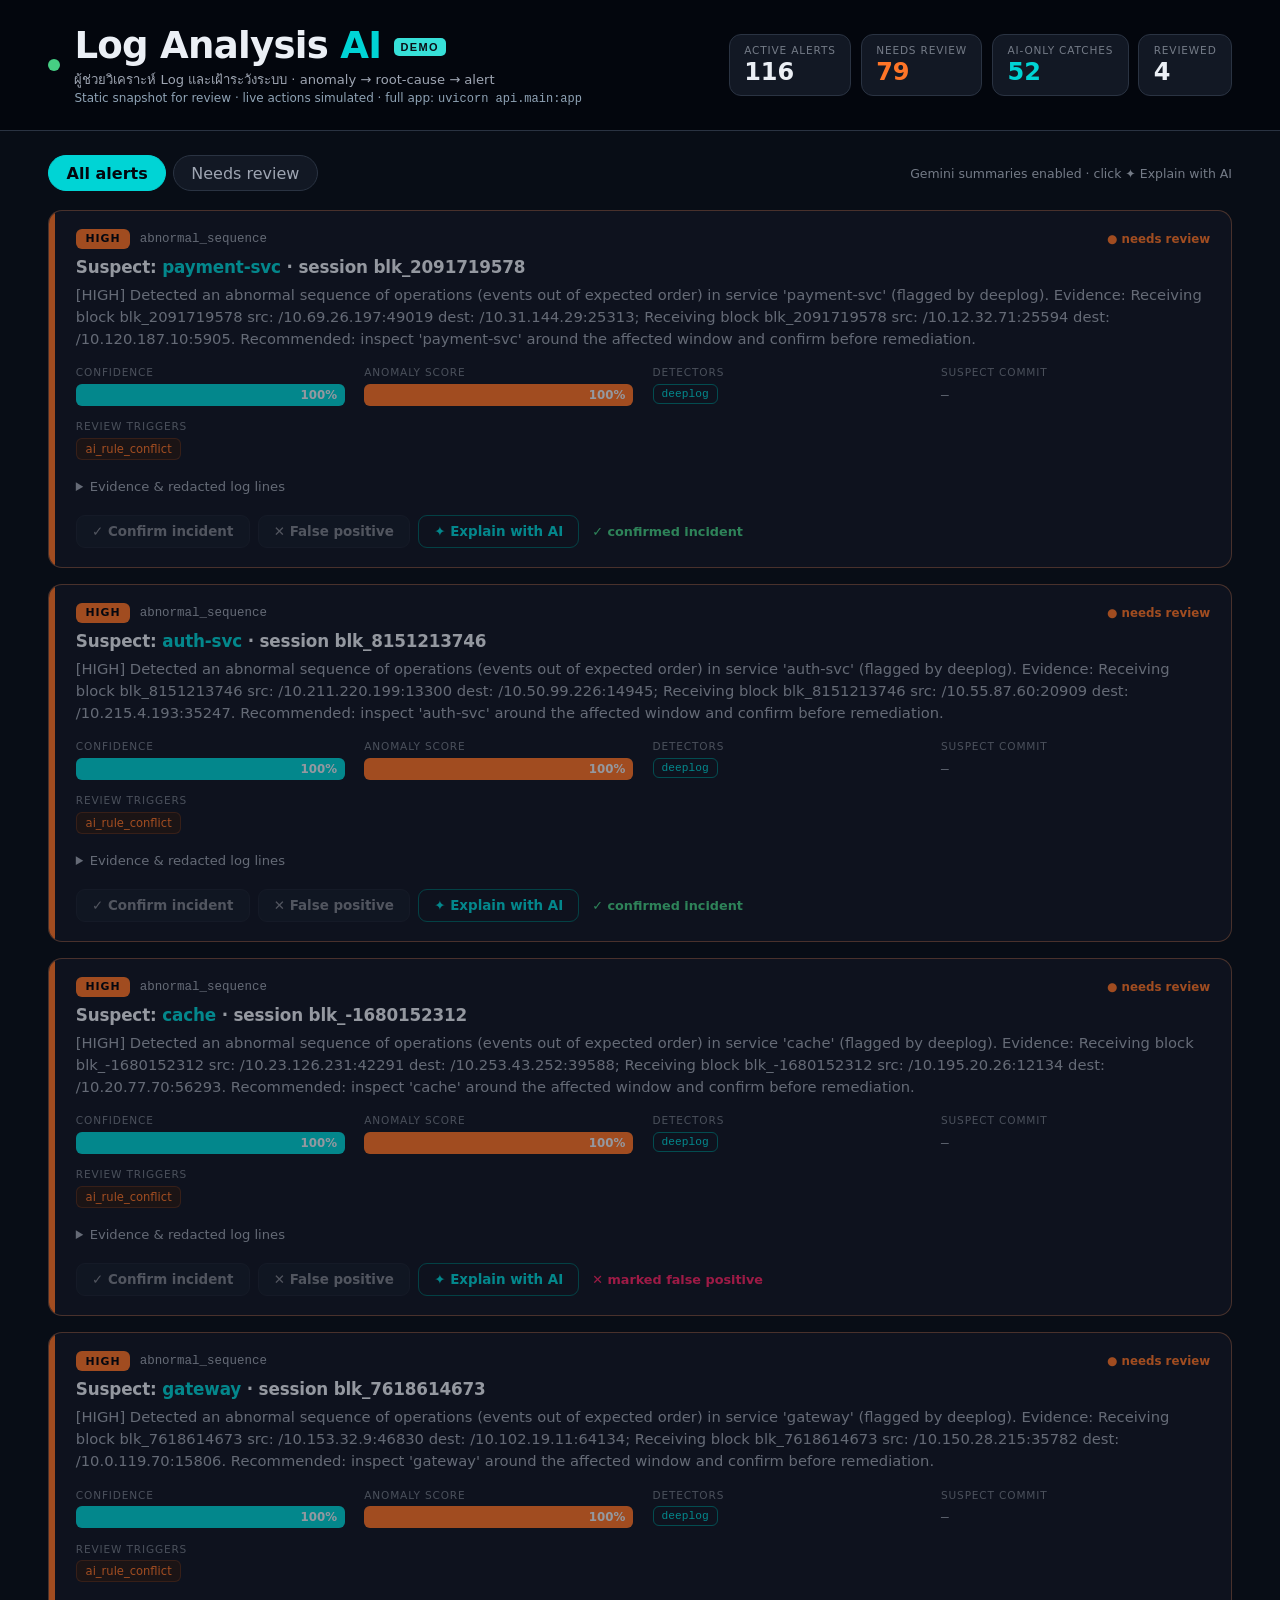
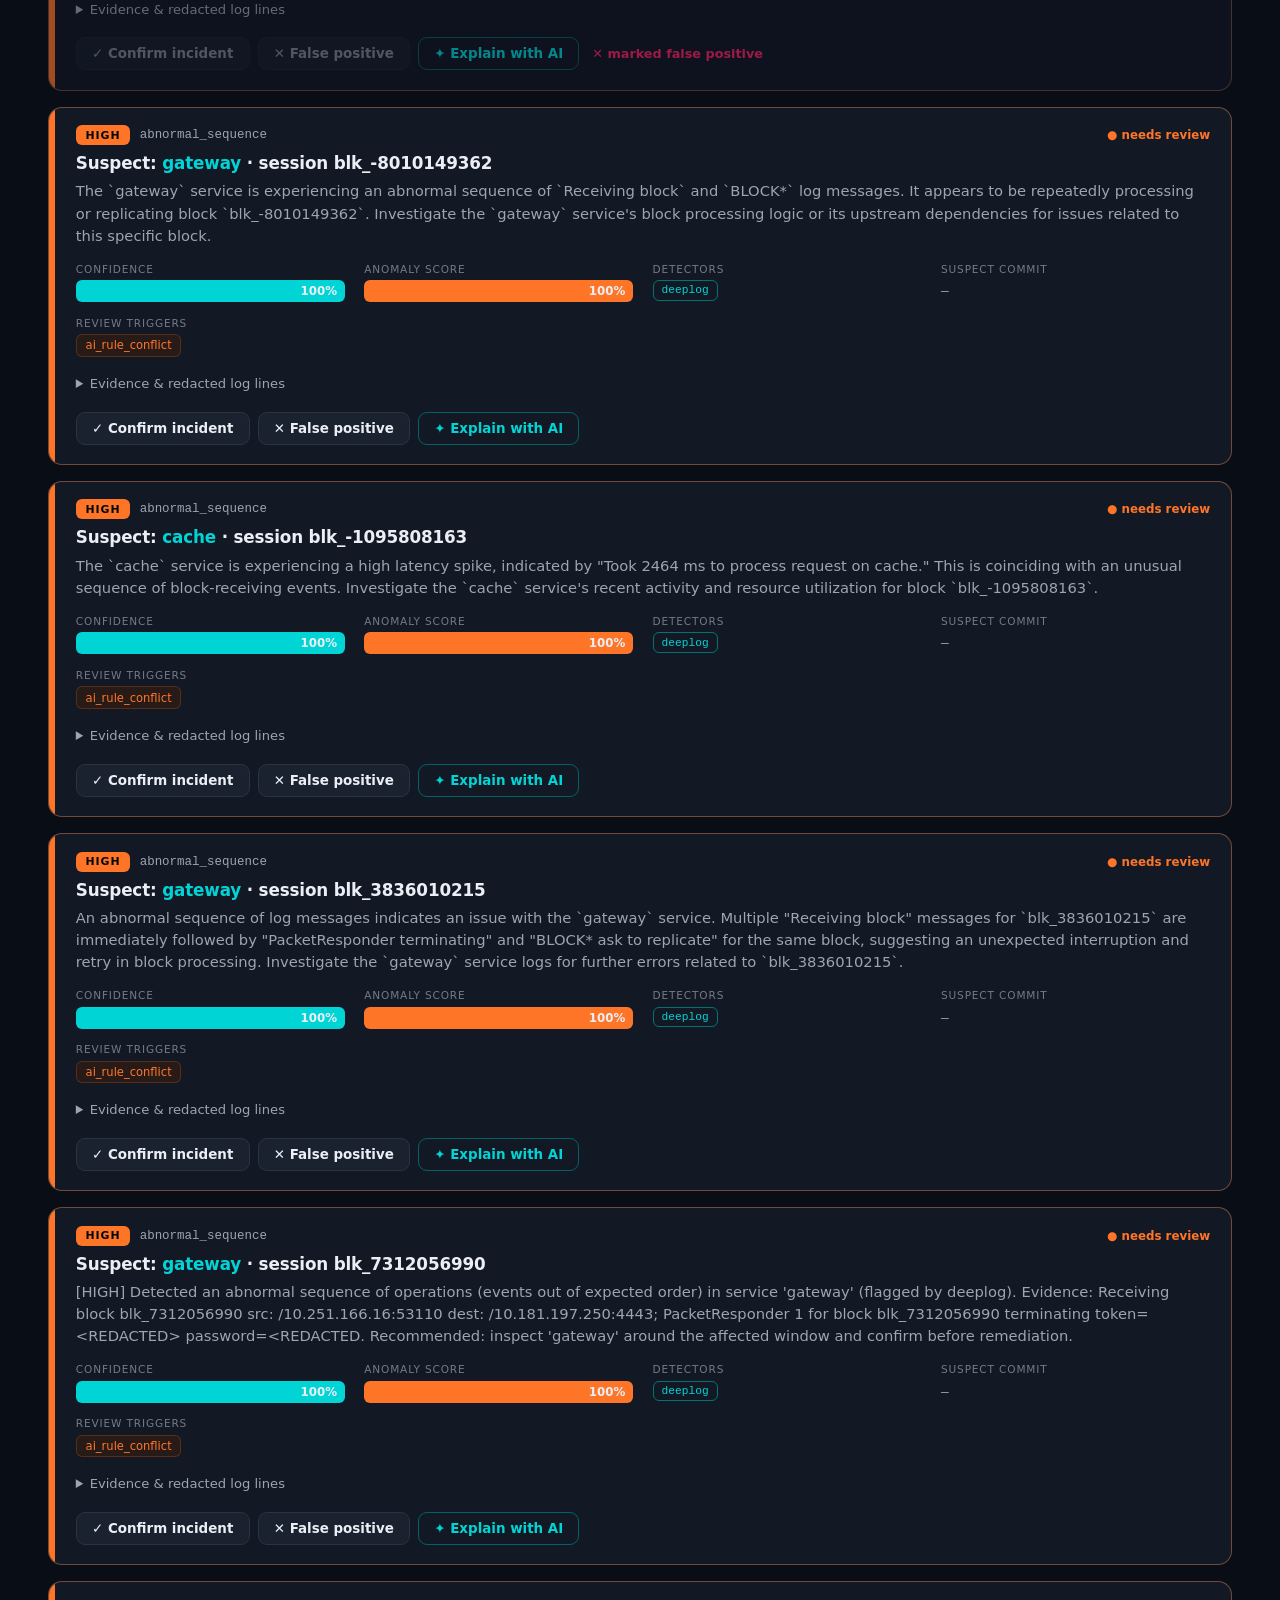
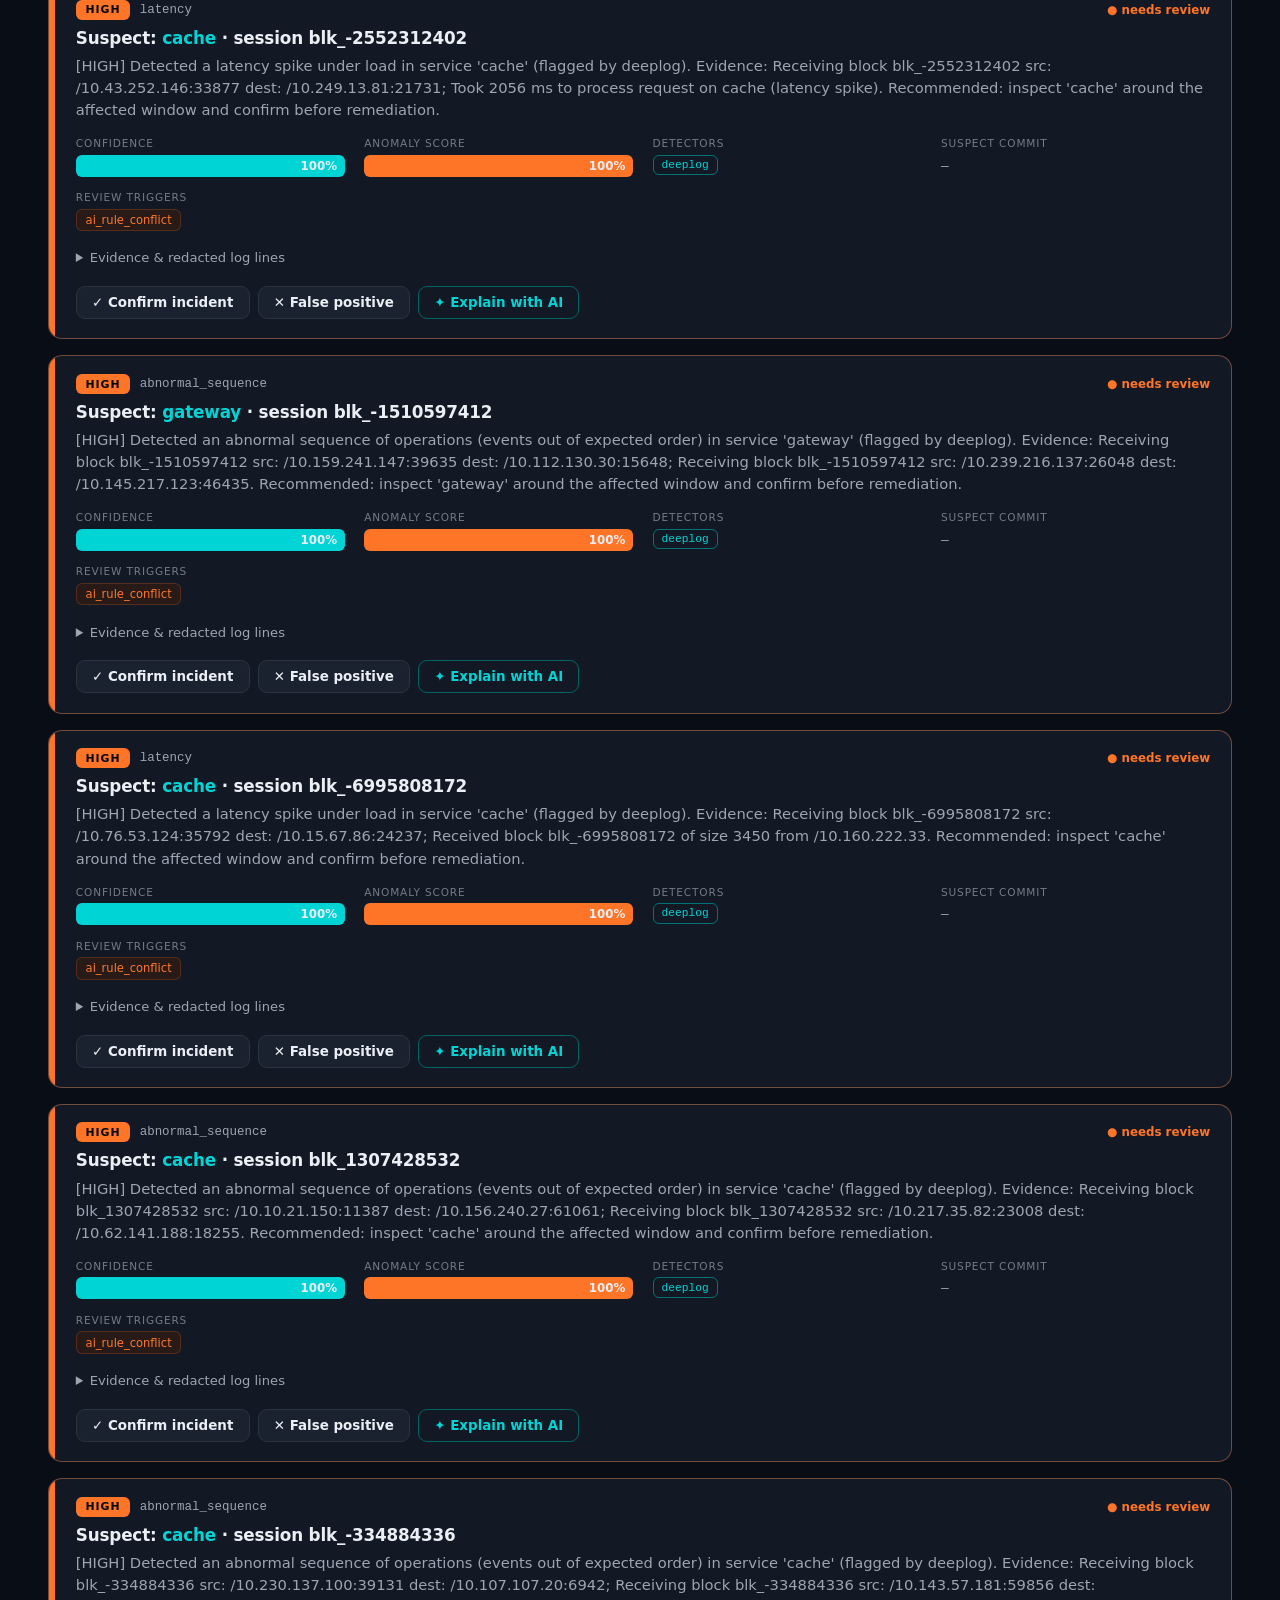
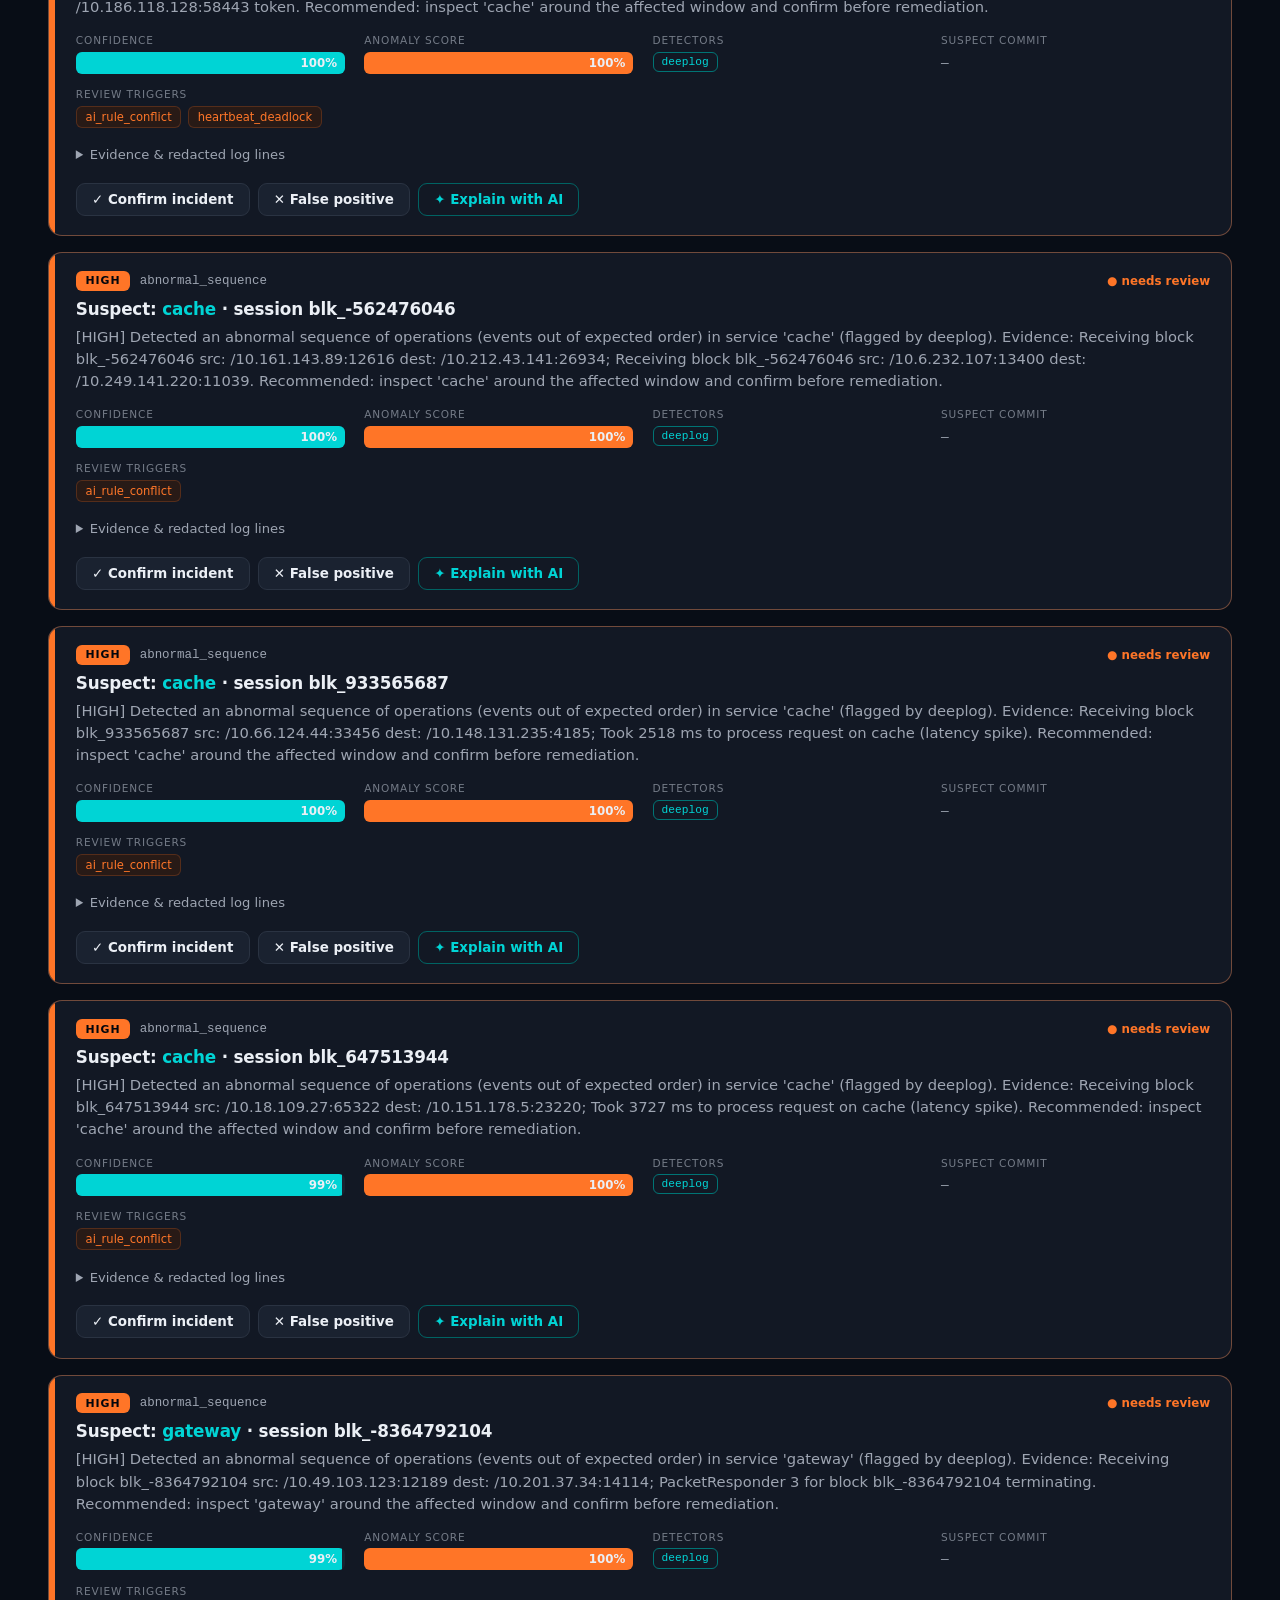
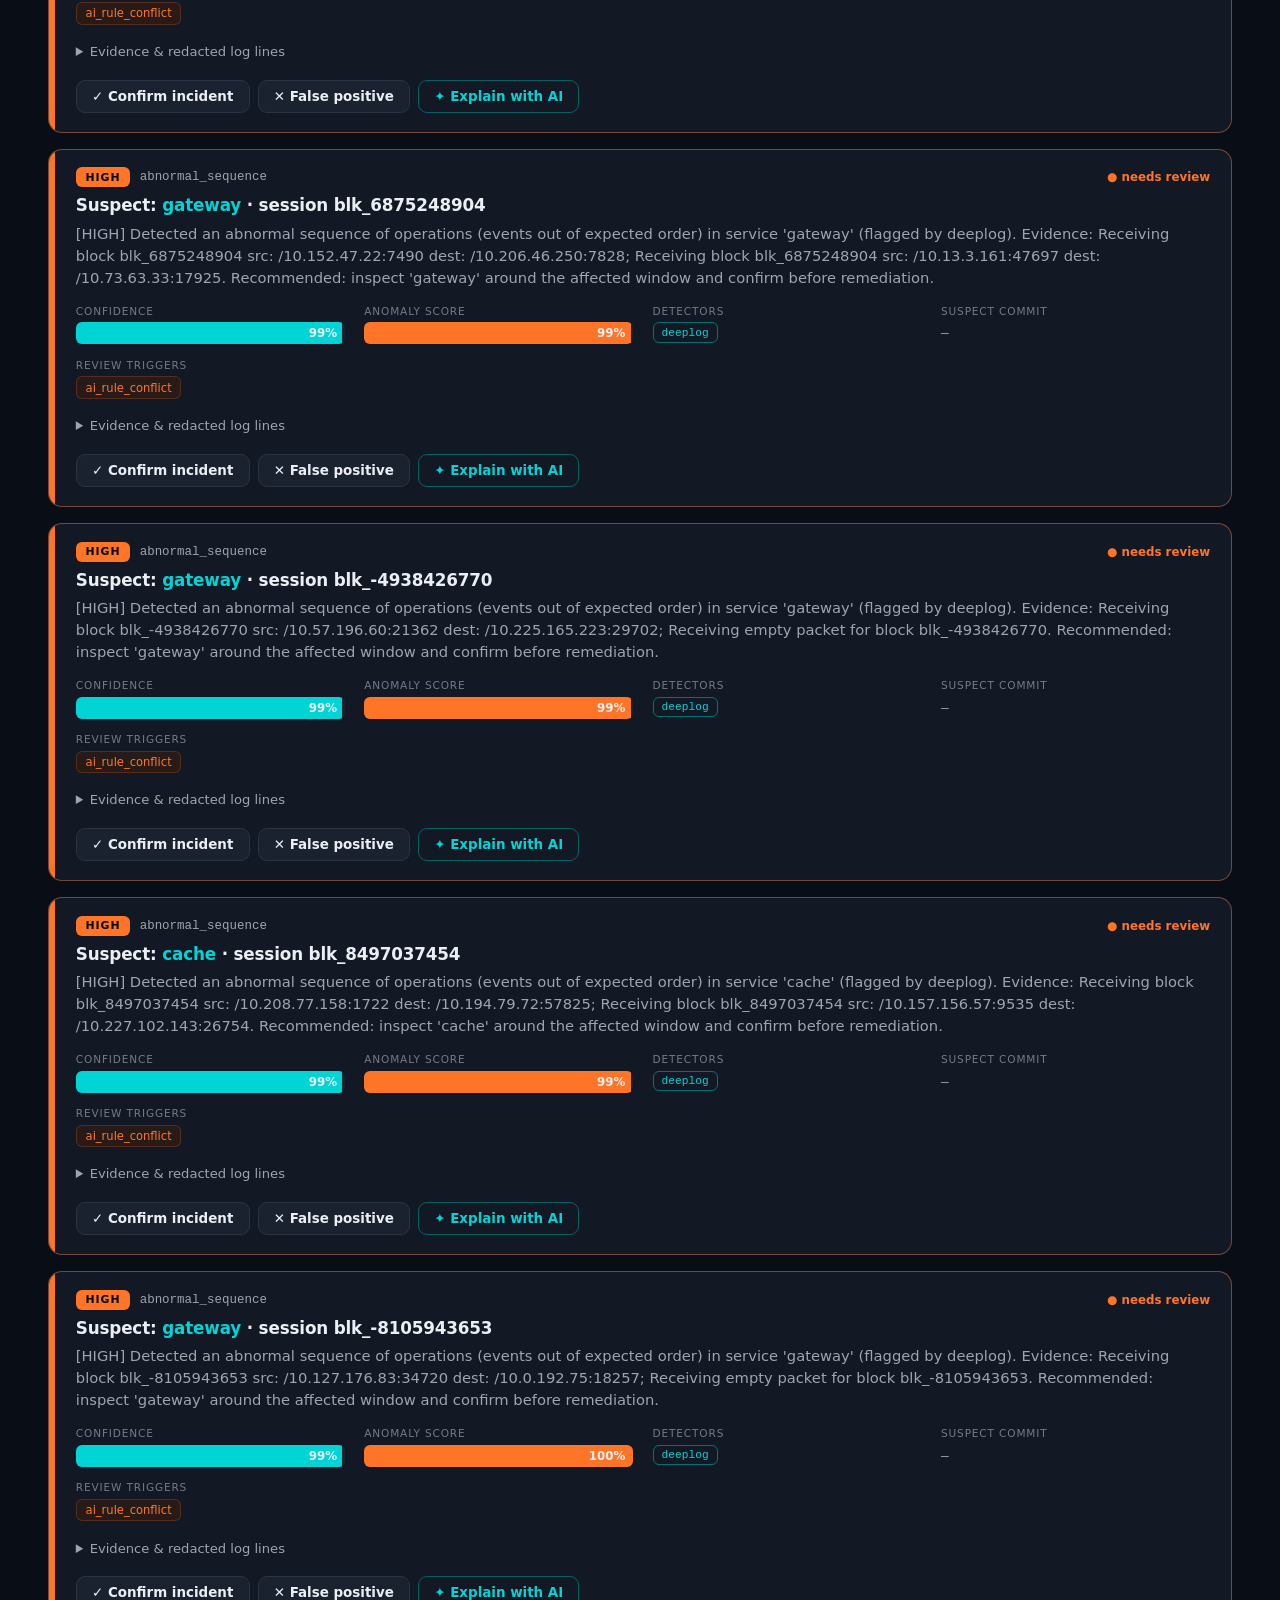
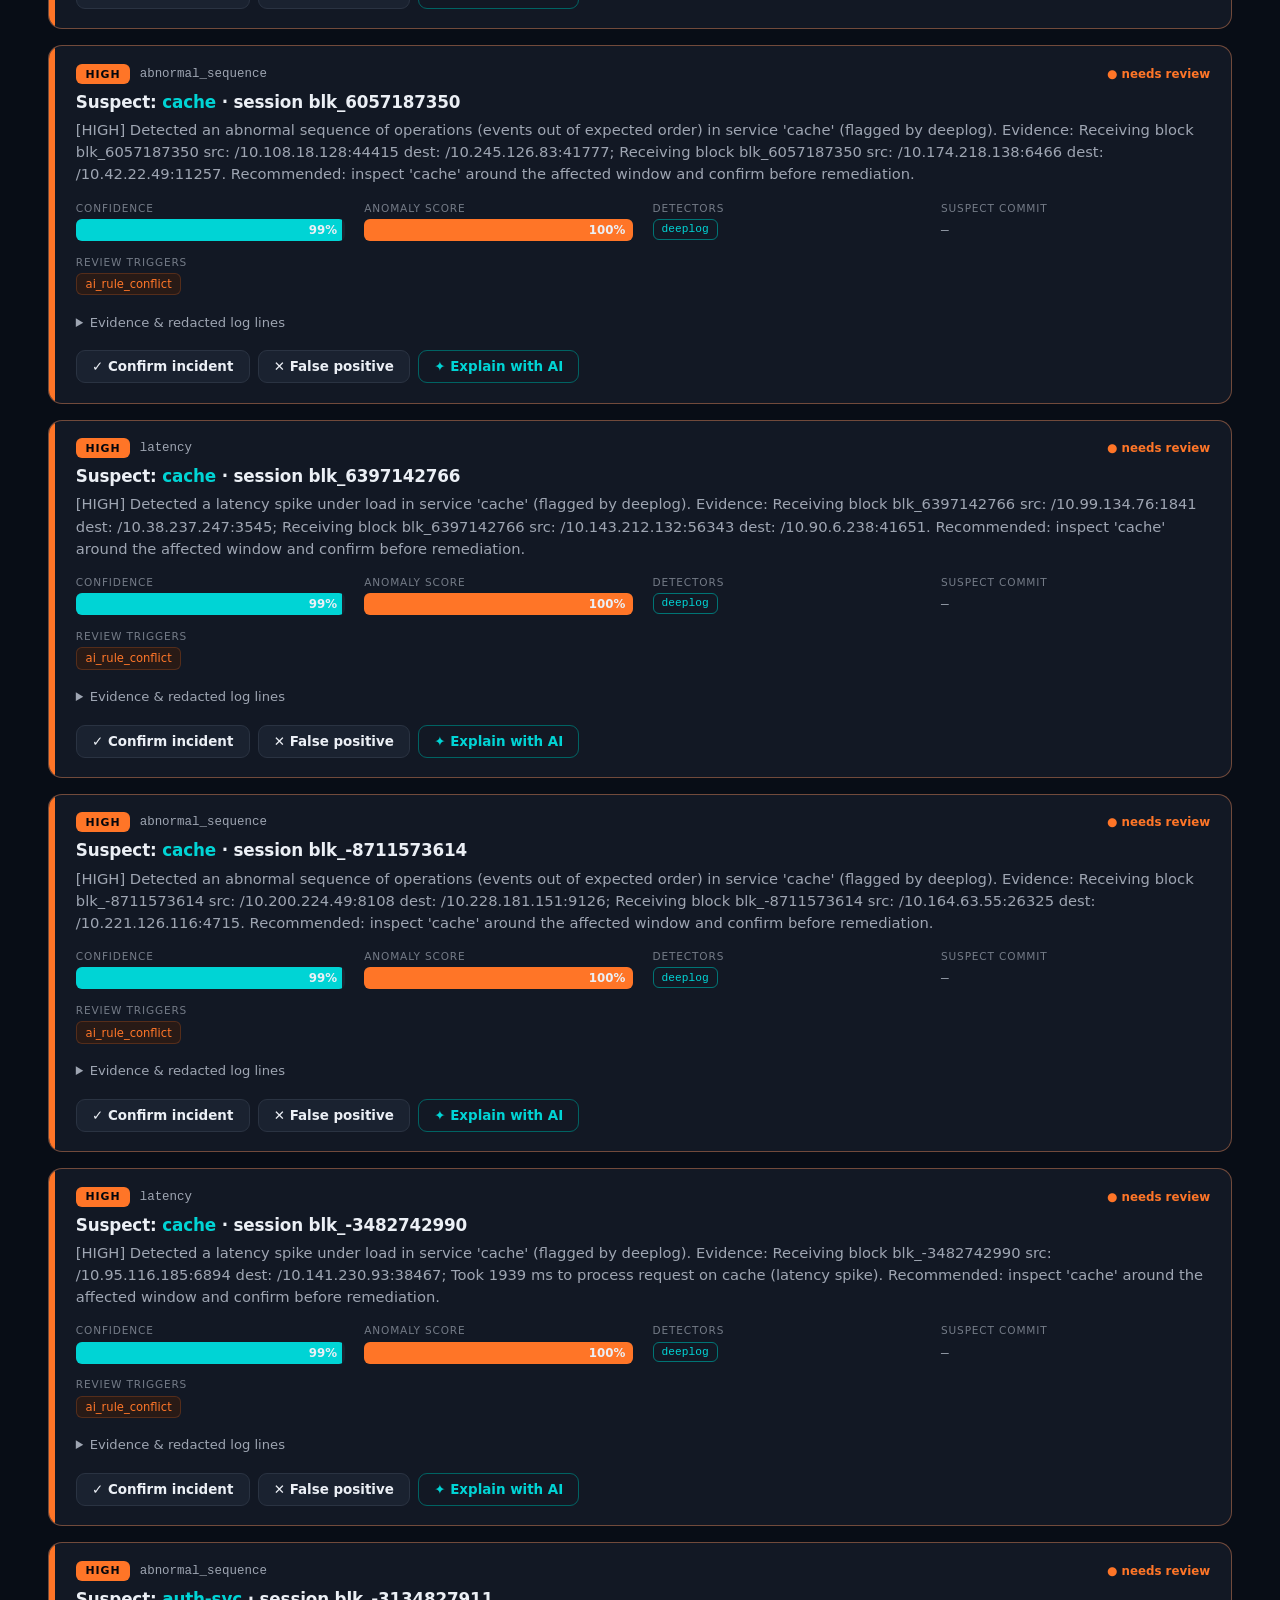
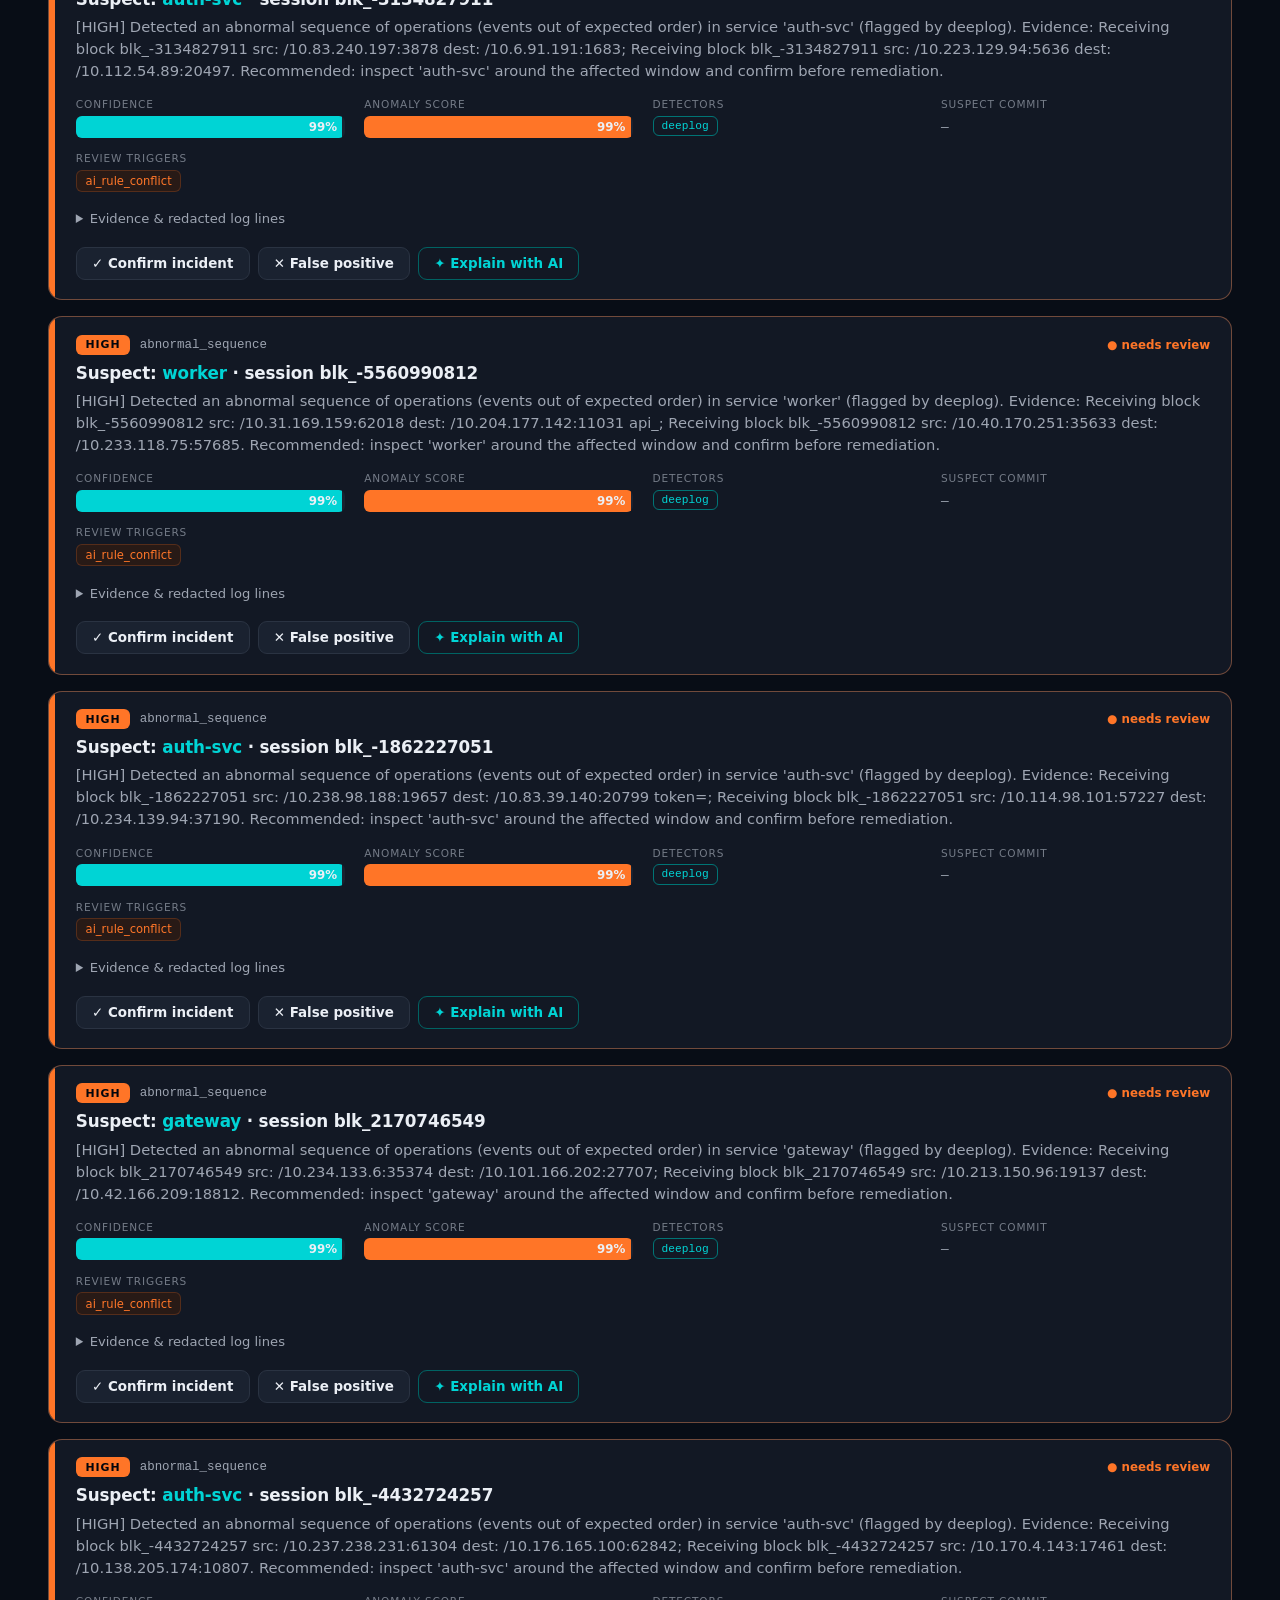
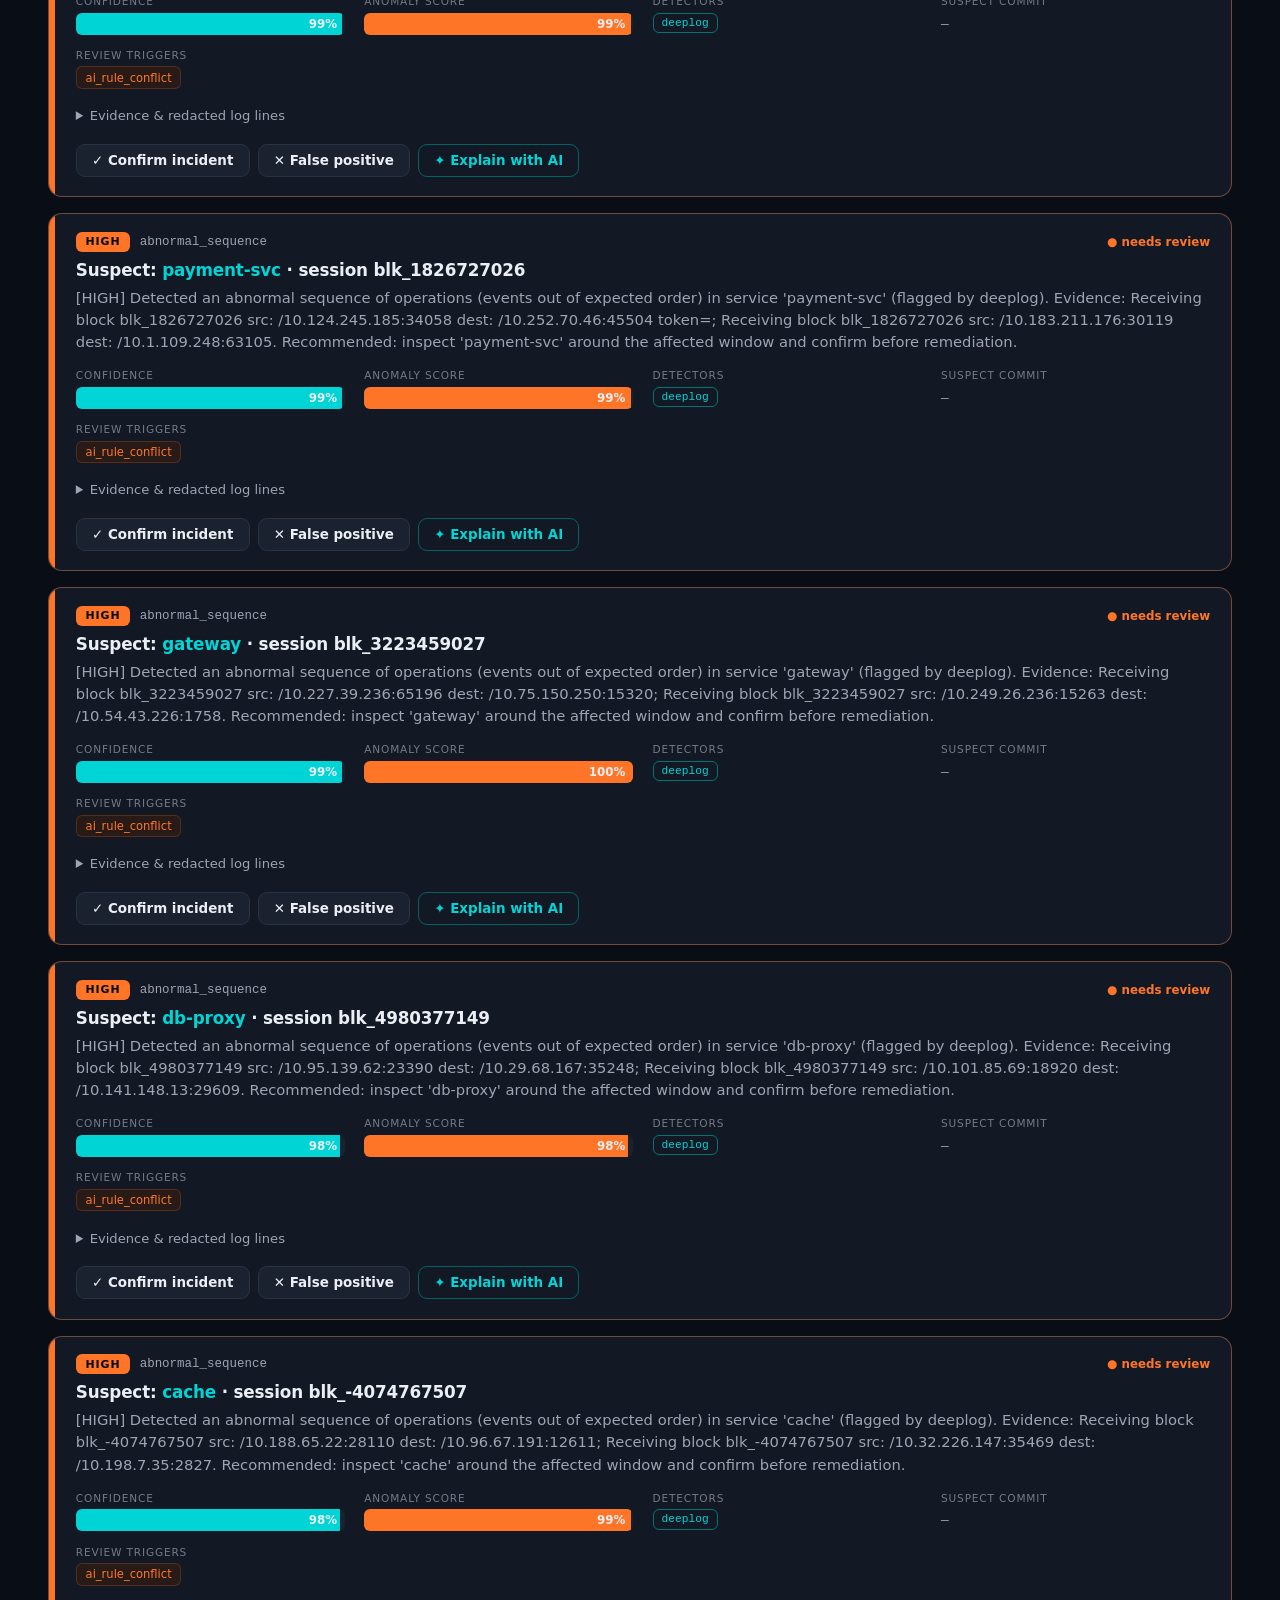
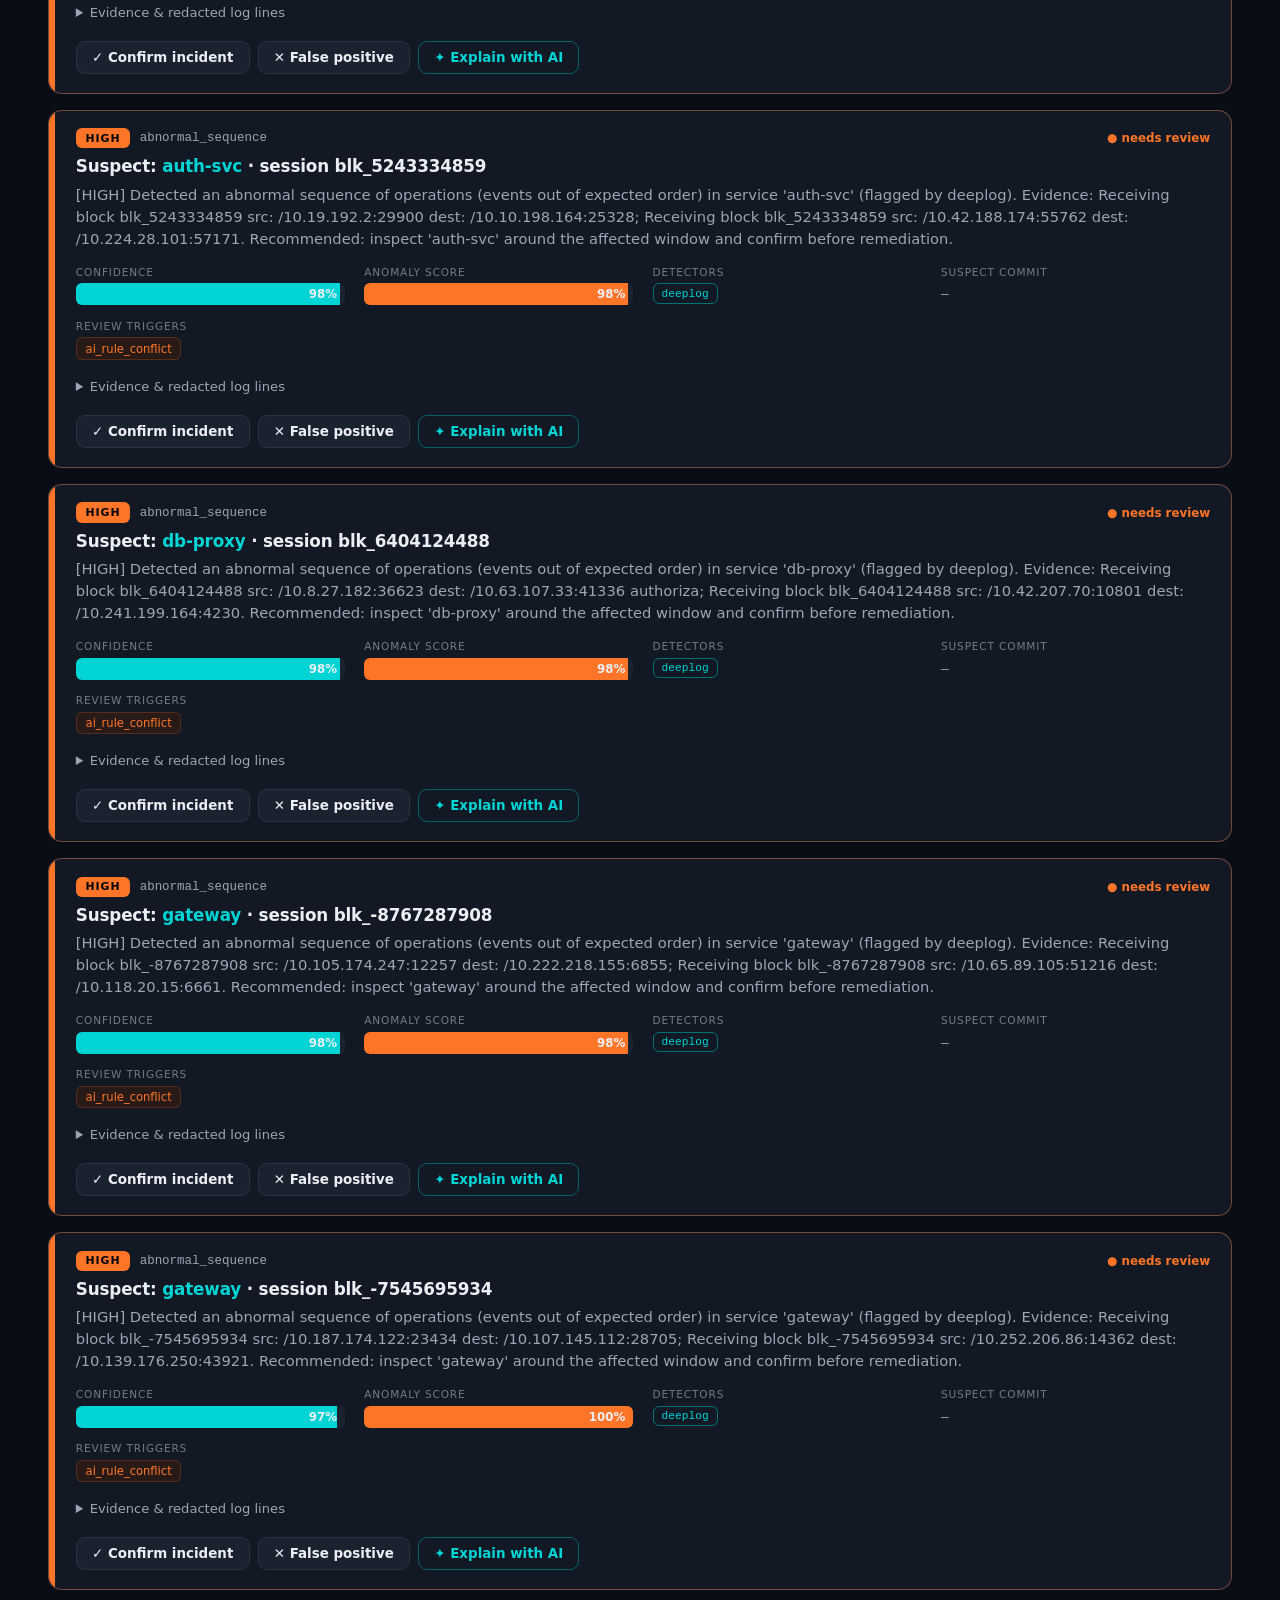
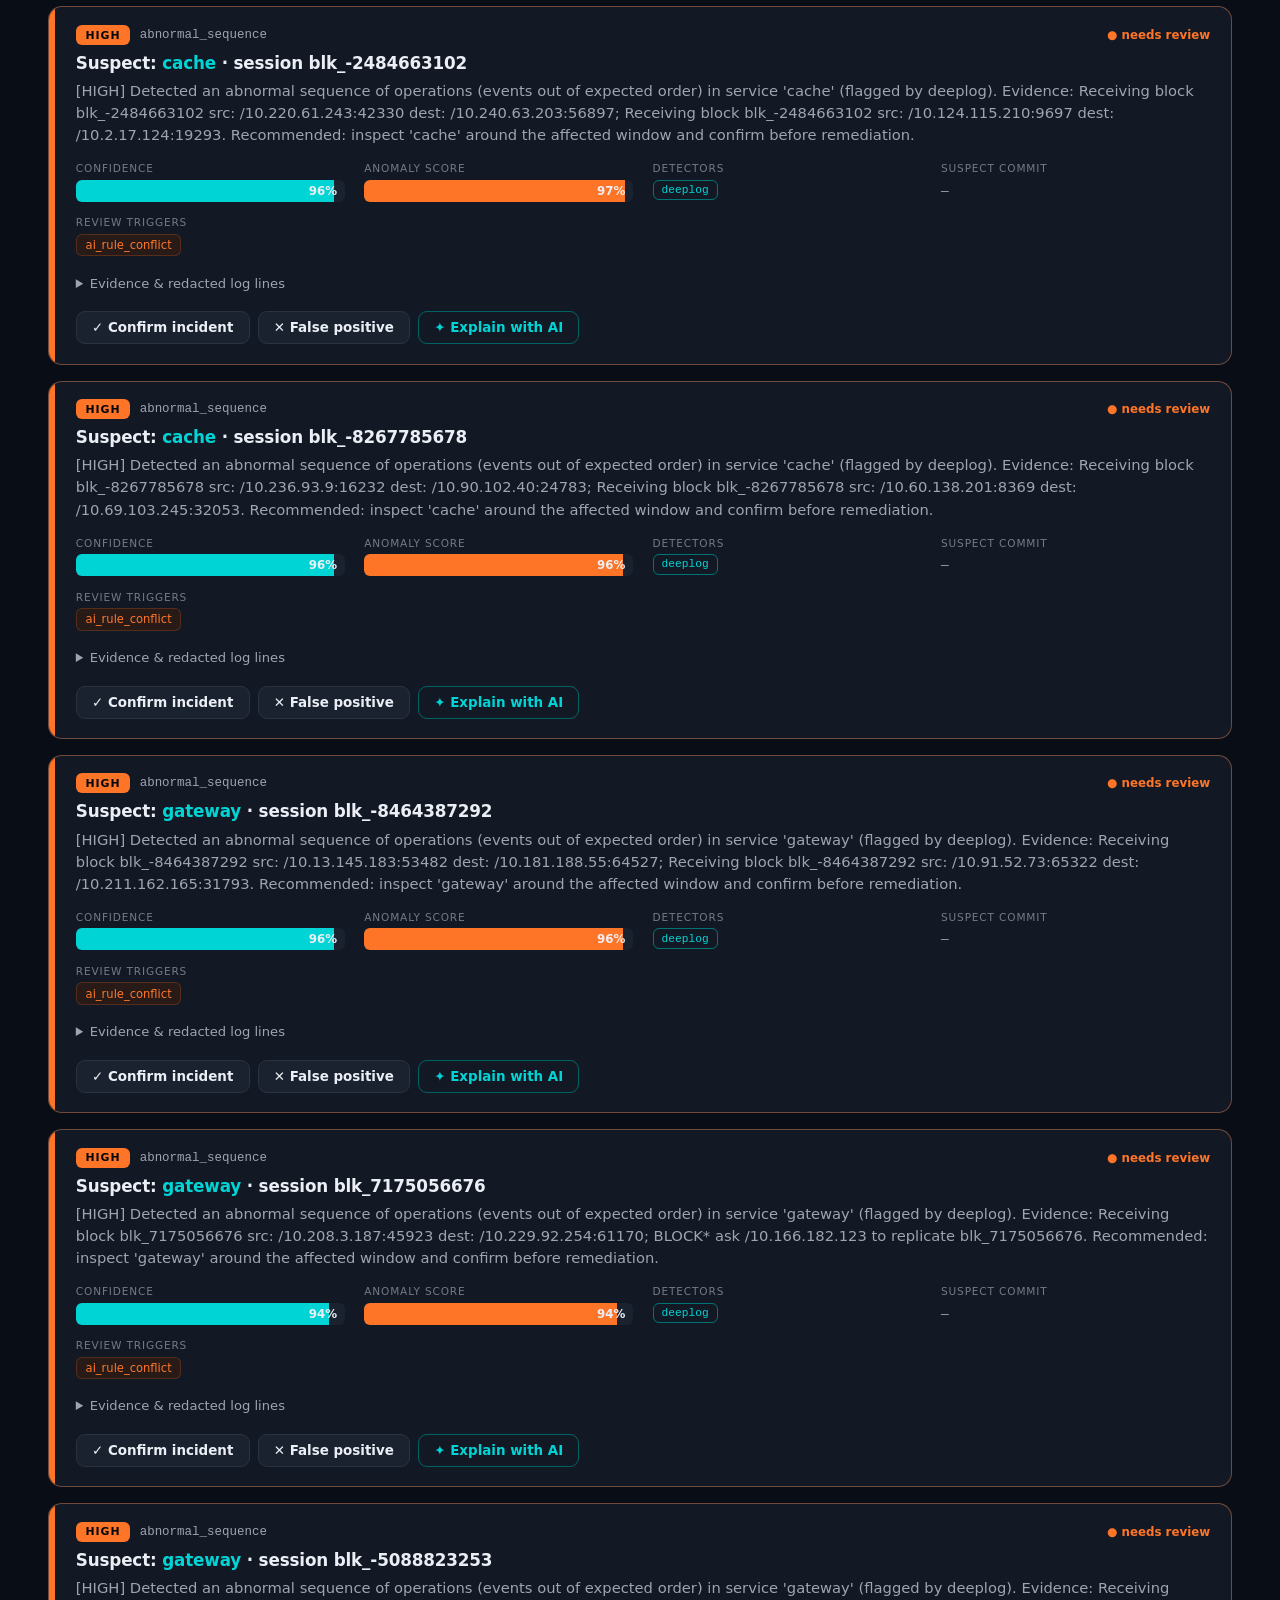
<file: index.html>
<!DOCTYPE html>
<html lang="en">
<head>
  <meta charset="UTF-8" />
  <meta name="viewport" content="width=device-width, initial-scale=1.0" />
  <title>Log Analysis AI · Mission Control</title>
  <link rel="icon" href="./favicon.svg" type="image/svg+xml" />
  <link rel="stylesheet" href="./styles.css" />
</head>
<body>
  <div class="scanline" aria-hidden="true"></div>

  <header class="masthead">
    <div class="brand">
      <span class="pulse" aria-hidden="true"></span>
      <div>
        <h1>Log Analysis <span class="brand-ai">AI</span> <span style="font:700 11px/1 -apple-system,sans-serif;letter-spacing:.12em;color:#0b0f17;background:#37e0d8;padding:3px 7px;border-radius:5px;vertical-align:middle">DEMO</span></h1>
        <p class="tagline">ผู้ช่วยวิเคราะห์ Log และเฝ้าระวังระบบ · anomaly &rarr; root-cause &rarr; alert<br><span style="color:#8fa3b5;font-size:12px">Static snapshot for review · live actions simulated · full app: <code>uvicorn api.main:app</code></span></p>
      </div>
    </div>
    <dl class="kpis" id="kpis" aria-label="Live statistics"></dl>
  </header>

  <main>
    <section class="toolbar" aria-label="Filters">
      <div class="filters" role="group" aria-label="Alert filter">
        <button class="chip is-active" data-filter="all" type="button">All alerts</button>
        <button class="chip" data-filter="flagged" type="button">Needs review</button>
      </div>
      <p class="hint" id="llm-hint"></p>
    </section>

    <section class="feed" id="feed" aria-live="polite" aria-label="Alert feed">
      <p class="empty" id="empty">Loading alert feed&hellip;</p>
    </section>
  </main>

  <footer class="footer">
    <span>DeepLog + Drain3 · rule-baseline comparison · HITL Pattern 2</span>
    <span id="footer-meta"></span>
  </footer>

  <template id="alert-template">
    <article class="alert" tabindex="0">
      <div class="alert-rail"></div>
      <div class="alert-body">
        <div class="alert-top">
          <span class="sev"></span>
          <span class="category"></span>
          <span class="spacer"></span>
          <span class="flag" hidden>● needs review</span>
        </div>
        <h2 class="suspect"></h2>
        <p class="summary"></p>
        <div class="meta-grid">
          <div><span class="label">Confidence</span>
            <div class="bar"><i class="bar-fill"></i><b class="bar-val"></b></div>
          </div>
          <div><span class="label">Anomaly score</span>
            <div class="bar bar-warn"><i class="bar-fill"></i><b class="bar-val"></b></div>
          </div>
          <div><span class="label">Detectors</span><div class="detectors"></div></div>
          <div><span class="label">Suspect commit</span><code class="commit"></code></div>
        </div>
        <div class="reasons" hidden><span class="label">Review triggers</span><div class="reason-tags"></div></div>
        <details class="evidence">
          <summary>Evidence &amp; redacted log lines</summary>
          <pre class="loglines"></pre>
          <p class="redaction"></p>
        </details>
        <div class="actions">
          <button class="btn btn-accept" data-action="accept" type="button">✓ Confirm incident</button>
          <button class="btn btn-reject" data-action="reject" type="button">✕ False positive</button>
          <button class="btn btn-ghost" data-action="explain" type="button">✦ Explain with AI</button>
          <span class="verdict" hidden></span>
        </div>
      </div>
    </article>
  </template>

  <script src="./static-shim.js"></script>
  <script src="./app.js"></script>
</body>
</html>
</file>
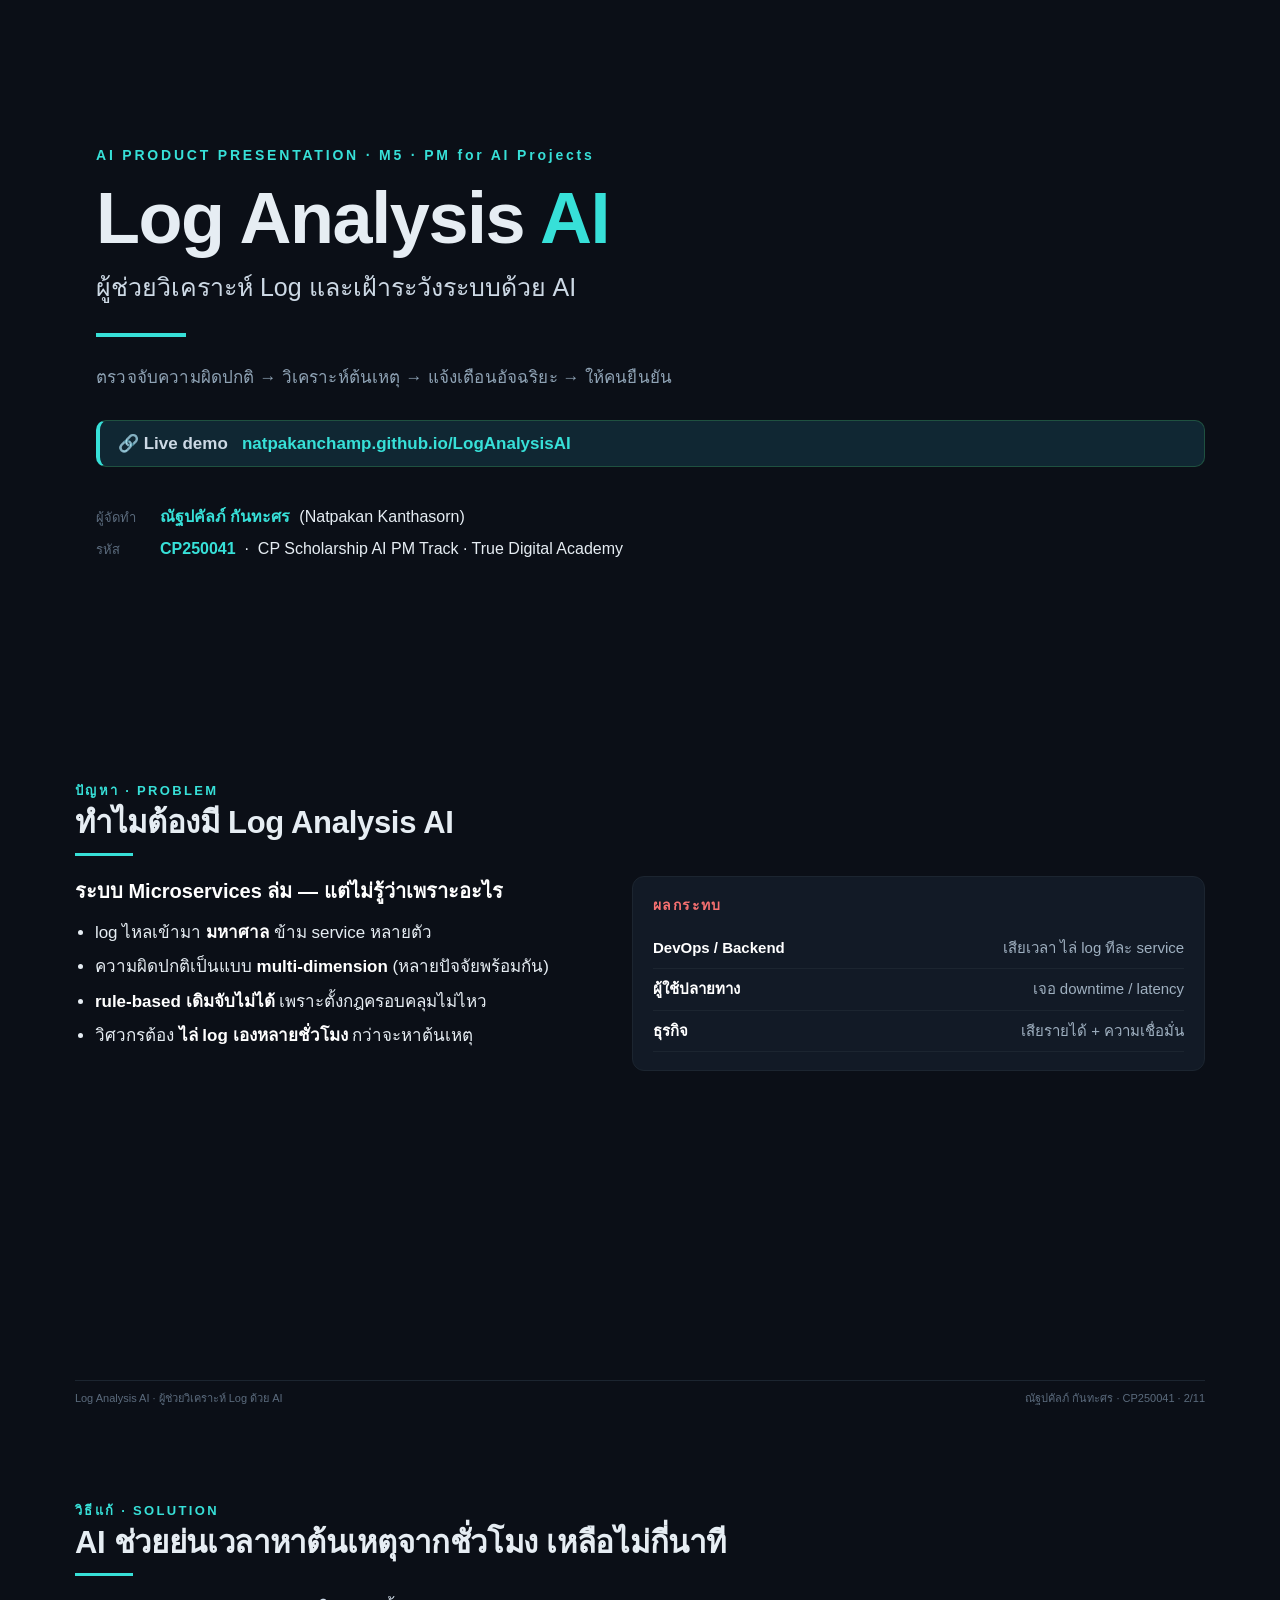
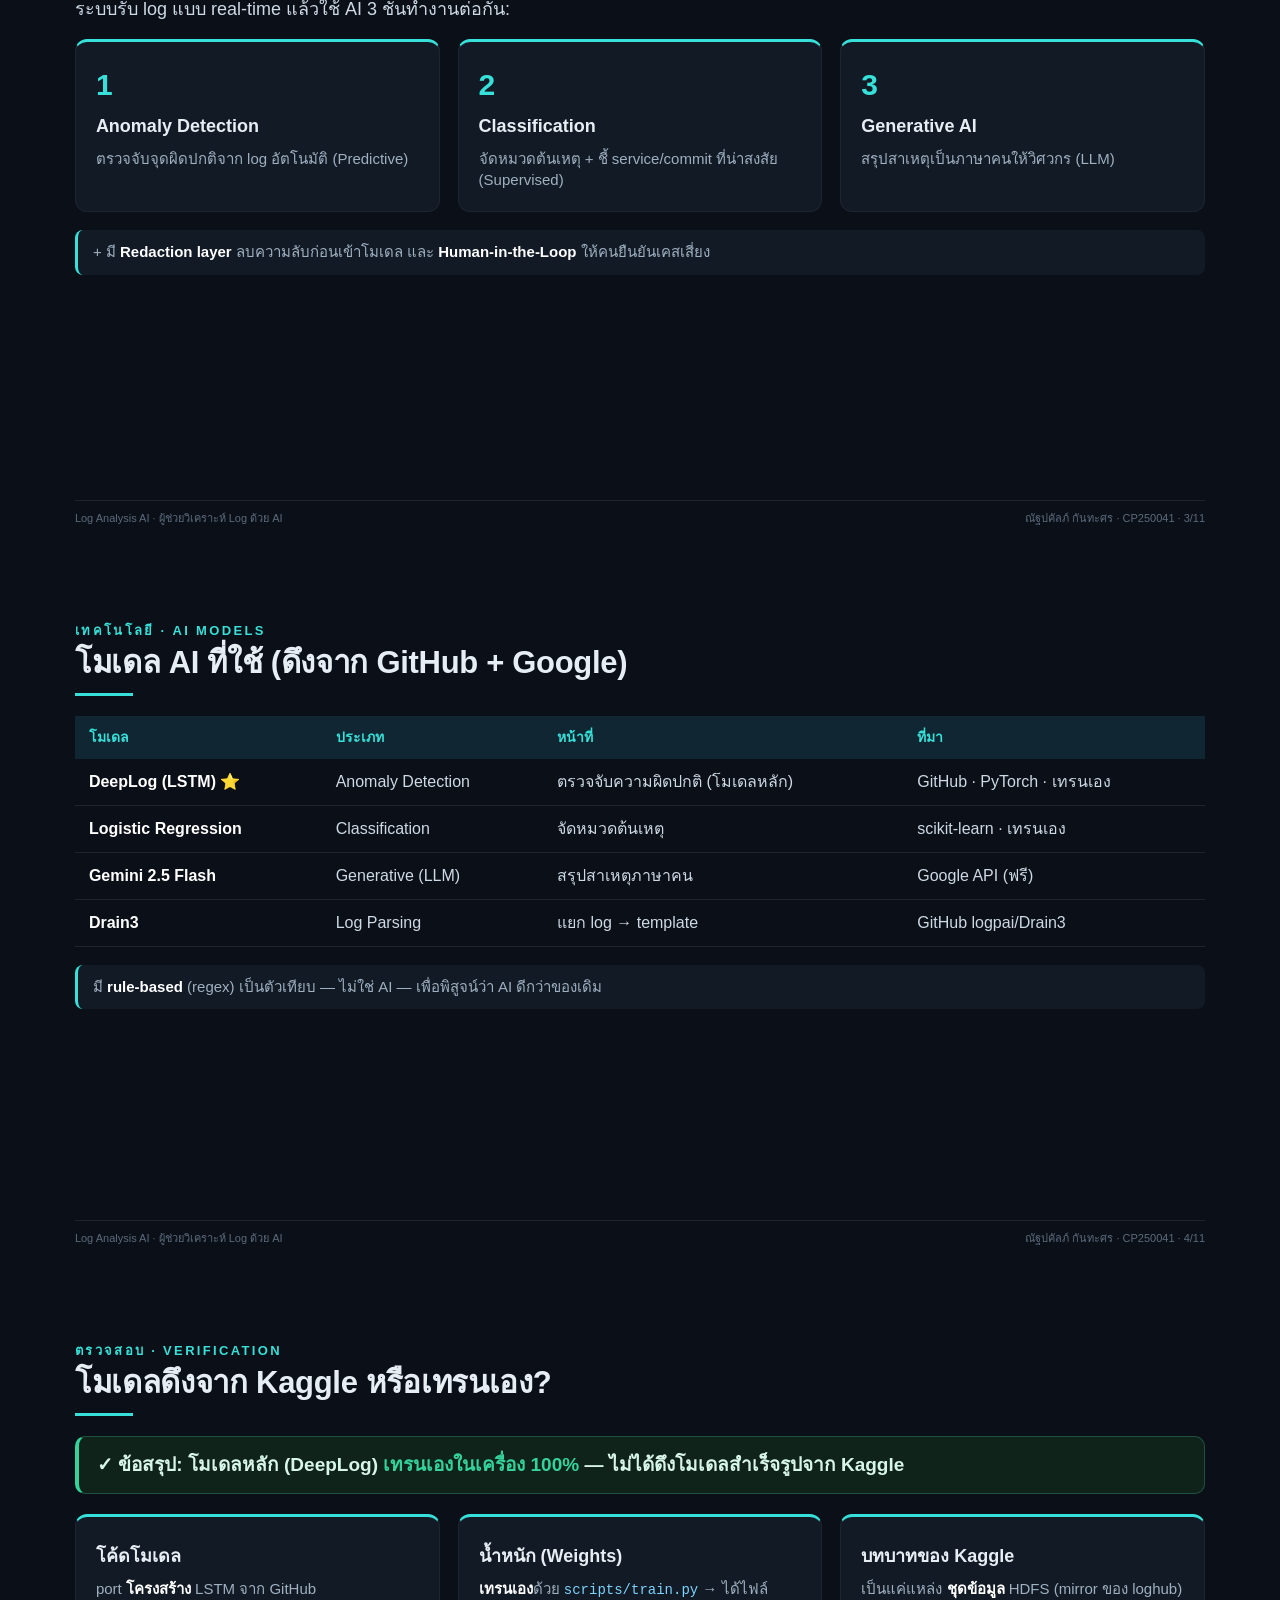
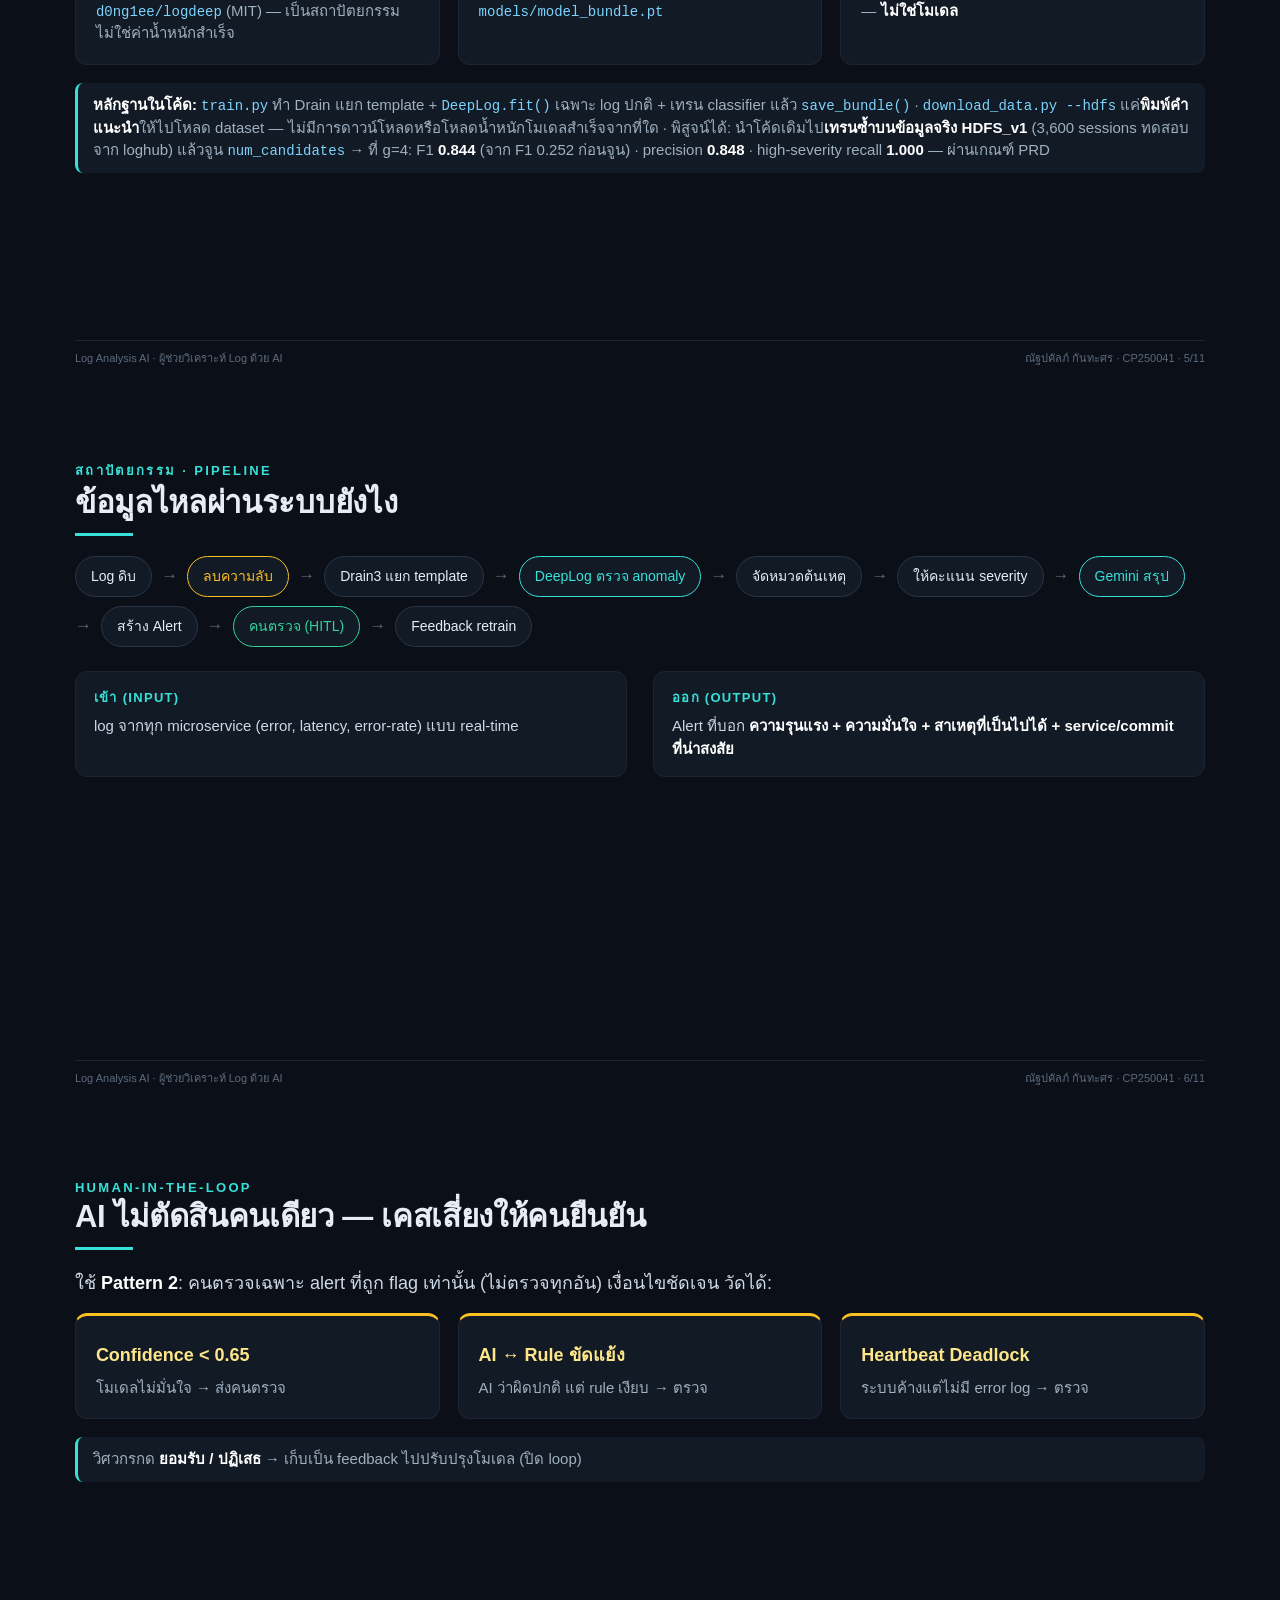
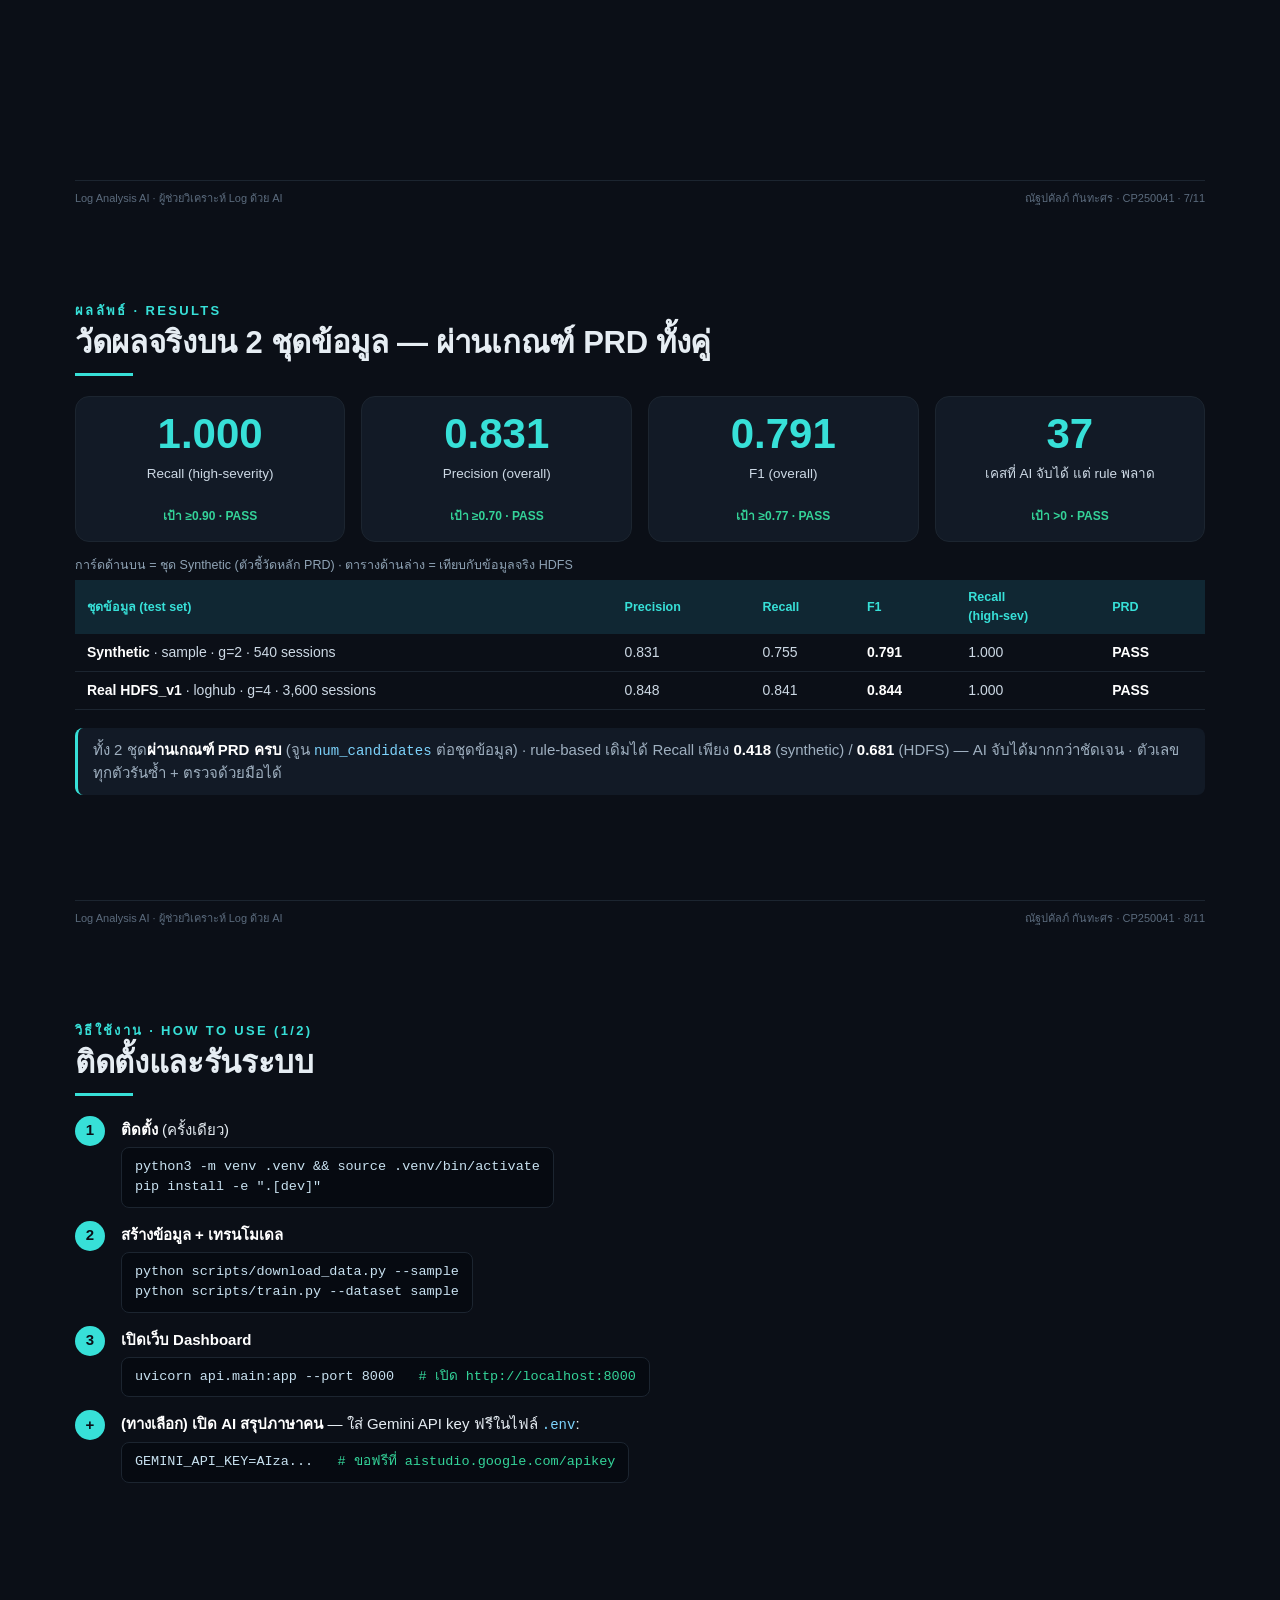
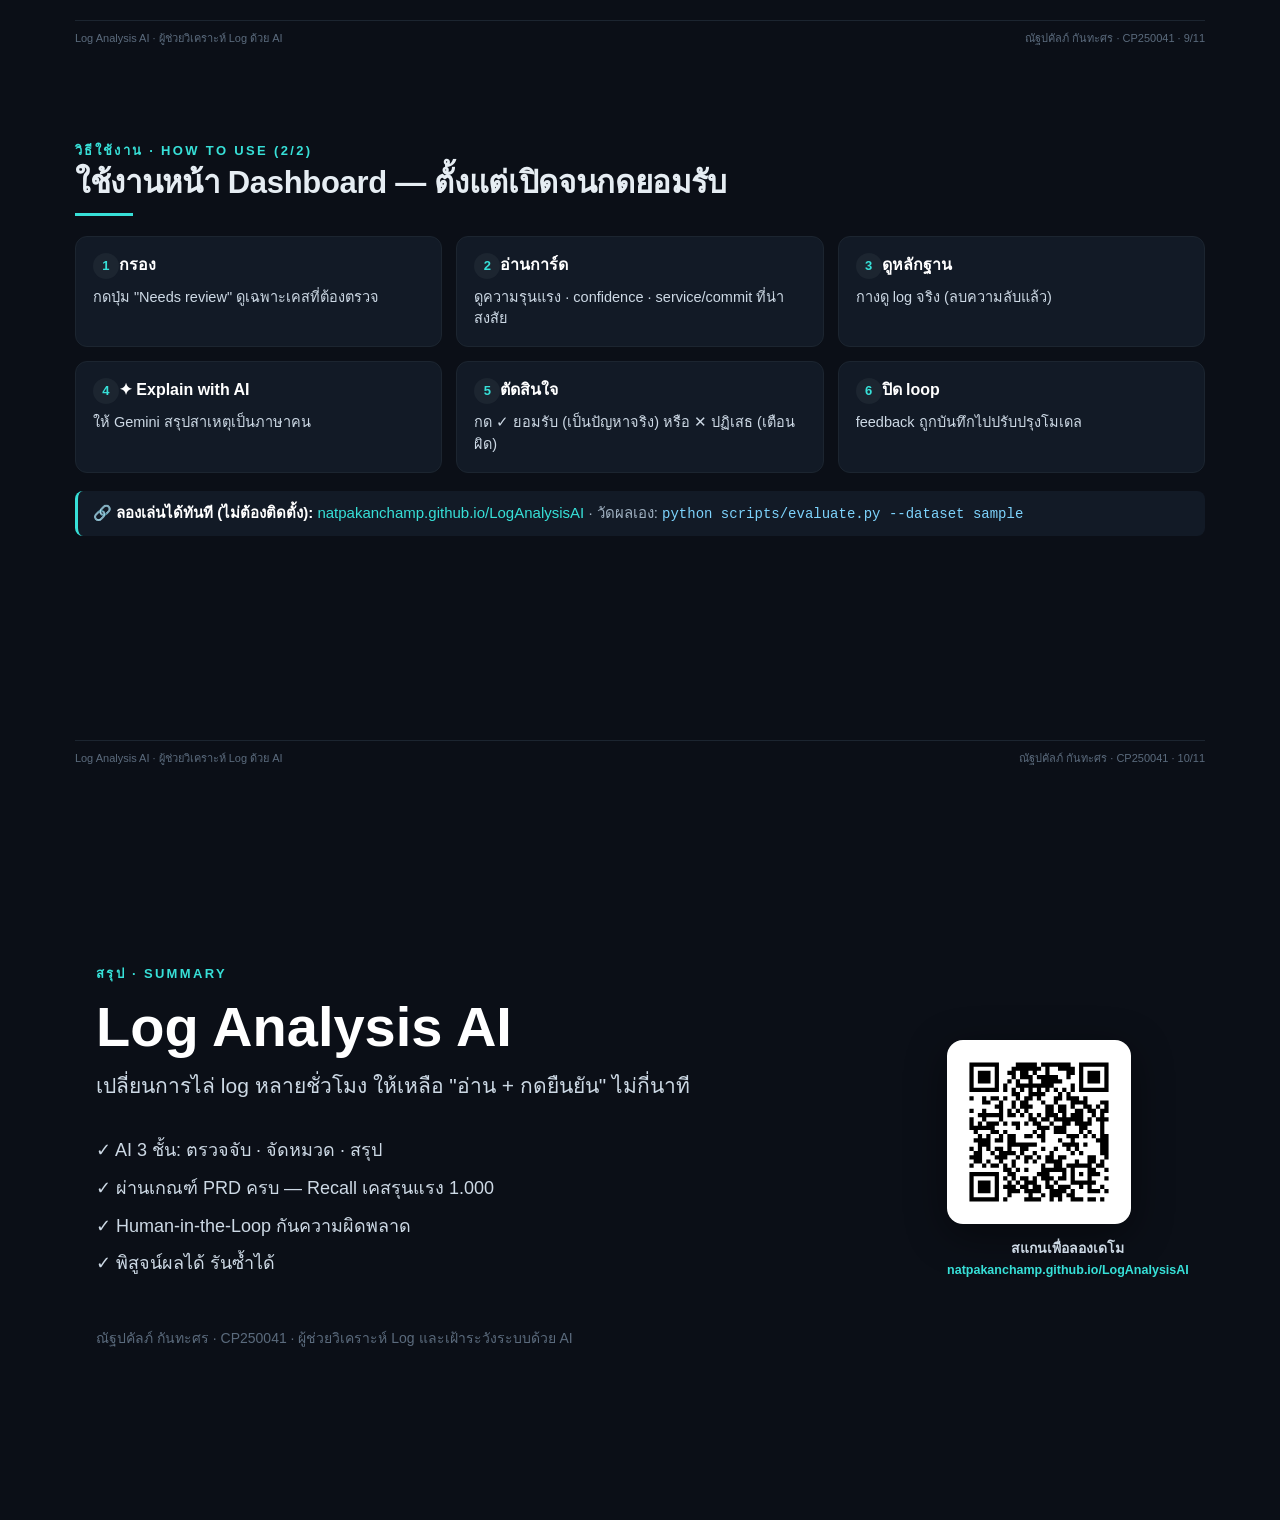
<file: docs/LogAnalysisAI_Presentation.html>
<!DOCTYPE html><html lang="th"><head><meta charset="utf-8"><style>
  @page { size: 13.333in 7.5in; margin: 0; }
  * { box-sizing: border-box; margin: 0; padding: 0; }
  body { font-family: -apple-system, "Helvetica Neue", "Thonburi", sans-serif; color: #e6edf3; }
  .slide { width: 13.333in; height: 7.5in; padding: 0.62in 0.78in 0.7in; background: #0b0f17;
           page-break-after: always; position: relative; overflow: hidden; }
  .slide:last-child { page-break-after: auto; }
  .kicker { color: #37e0d8; font-size: 13px; letter-spacing: 0.18em; text-transform: uppercase; font-weight: 800; }
  .s-title { font-size: 31px; font-weight: 800; margin-top: 5px; letter-spacing: -0.01em; line-height: 1.1; }
  .rule { height: 3px; width: 58px; background: #37e0d8; margin: 13px 0 20px; }
  .content { font-size: 17px; line-height: 1.5; }
  .foot { position: absolute; left: 0.78in; right: 0.78in; bottom: 0.34in; display: flex;
          justify-content: space-between; color: #5b6b7d; font-size: 11px;
          border-top: 1px solid #1c2530; padding-top: 8px; }
  .lead { font-size: 18px; color: #cdd9e5; margin-bottom: 16px; }
  .note { margin-top: 18px; color: #9fb0c0; font-size: 15px; background: #121a26;
          border-left: 3px solid #37e0d8; padding: 11px 15px; border-radius: 8px; }
  ul { margin-left: 20px; } li { margin: 9px 0; }
  b { color: #fff; }
  code { font-family: "SF Mono", Menlo, "Thonburi", monospace; font-size: 14px; color: #7dd3fc; }
  .accent { color: #37e0d8; } .ok { color: #34d399; } .warn { color: #fbbf24; }
  .verdict { background: #10231b; border: 1px solid #1f5140; border-left: 4px solid #34d399;
             color: #d7f5e8; font-size: 19px; font-weight: 700; padding: 14px 18px;
             border-radius: 10px; margin-bottom: 20px; }
  .verdict b { color: #34d399; }

  /* cover */
  .cover { display: flex; flex-direction: column; justify-content: center; padding-left: 1in; }
  .cover-kicker { color: #37e0d8; font-size: 14px; letter-spacing: 0.2em; font-weight: 800; }
  .cover-title { font-size: 72px; font-weight: 900; letter-spacing: -0.02em; margin-top: 14px; }
  .cover-sub { font-size: 25px; color: #cdd9e5; margin-top: 8px; }
  .cover-rule { height: 4px; width: 90px; background: #37e0d8; margin: 26px 0; }
  .cover-tag { font-size: 17px; color: #8fa3b5; letter-spacing: 0.01em; }
  .cover-demo { margin-top: 30px; font-size: 17px; color: #cdd9e5; font-weight: 700;
                background: #102733; border: 1px solid #1f5140; border-left: 4px solid #37e0d8;
                border-radius: 10px; padding: 12px 18px; display: inline-block; }
  .cover-demo a { color: #37e0d8; text-decoration: none; }
  .cover-by { margin-top: 34px; font-size: 16px; line-height: 2; }
  .cover-by .lbl { color: #5b6b7d; display: inline-block; width: 64px; font-size: 13px; }
  .cover-by b { color: #37e0d8; }

  /* two columns */
  .two { display: flex; gap: 26px; }
  .two > div { flex: 1; }
  .big-q { font-size: 20px; color: #fff; font-weight: 700; margin-bottom: 14px; }
  .impact { background: #121a26; border: 1px solid #1c2530; border-radius: 12px; padding: 18px 20px; }
  .impact-h { color: #f87171; font-weight: 800; font-size: 14px; text-transform: uppercase; letter-spacing: 0.1em; margin-bottom: 12px; }
  .impact-row { display: flex; justify-content: space-between; padding: 9px 0; border-bottom: 1px solid #1c2530; font-size: 15px; }
  .impact-row span { color: #9fb0c0; }

  /* 3 cards */
  .cards3 { display: flex; gap: 18px; }
  .card { flex: 1; background: #121a26; border: 1px solid #1c2530; border-top: 3px solid #37e0d8;
          border-radius: 12px; padding: 20px; }
  .card-n { color: #37e0d8; font-size: 30px; font-weight: 900; }
  .card-t { font-size: 18px; font-weight: 800; margin: 6px 0 8px; }
  .card-d { color: #9fb0c0; font-size: 15px; line-height: 1.45; }
  .card.trig { border-top-color: #fbbf24; }
  .card.trig .card-t { color: #fde68a; }

  /* table */
  .tbl { width: 100%; border-collapse: collapse; font-size: 16px; }
  .tbl th { background: #102733; color: #37e0d8; text-align: left; padding: 11px 14px; font-size: 14px; }
  .tbl td { padding: 11px 14px; border-bottom: 1px solid #1c2530; color: #cdd9e5; }

  /* flow */
  .flow { display: flex; flex-wrap: wrap; align-items: center; gap: 9px; }
  .chip { background: #121a26; border: 1px solid #2a3645; border-radius: 999px; padding: 9px 15px; font-size: 14px; }
  .chip.accent { border-color: #37e0d8; color: #37e0d8; }
  .chip.warn { border-color: #fbbf24; color: #fbbf24; }
  .chip.ok { border-color: #34d399; color: #34d399; }
  .arr { color: #5b6b7d; }
  .box { background: #121a26; border: 1px solid #1c2530; border-radius: 12px; padding: 16px 18px; font-size: 15px; color: #cdd9e5; }
  .box-h { color: #37e0d8; font-weight: 800; font-size: 13px; text-transform: uppercase; letter-spacing: 0.1em; margin-bottom: 8px; }

  /* metrics */
  .metrics { display: flex; gap: 16px; }
  .metric { flex: 1; background: #121a26; border: 1px solid #1c2530; border-radius: 14px; padding: 16px 16px; text-align: center; }
  .mv { font-size: 42px; font-weight: 900; color: #37e0d8; line-height: 1; }
  .ml { font-size: 13.5px; color: #cdd9e5; margin: 9px 0 7px; min-height: 36px; }
  .mt { font-size: 12px; font-weight: 800; }
  .mt.ok { color: #34d399; }
  .cap { color: #8fa3b5; font-size: 12.5px; margin: 14px 0 6px; }
  .tbl.cmp { font-size: 14px; }
  .tbl.cmp th { padding: 8px 12px; font-size: 12.5px; }
  .tbl.cmp td { padding: 8px 12px; }
  .tbl.cmp td.ok { color: #34d399; }

  /* steps (how-to 1) */
  .steps { display: flex; flex-direction: column; gap: 13px; }
  .step { display: flex; gap: 16px; align-items: flex-start; }
  .step-n { flex: none; width: 30px; height: 30px; border-radius: 50%; background: #37e0d8; color: #0b0f17;
            font-weight: 900; display: flex; align-items: center; justify-content: center; font-size: 15px; }
  .step > div:last-child { font-size: 15px; padding-top: 3px; }
  .code { font-family: "SF Mono", Menlo, "Thonburi", monospace; font-size: 13.5px; color: #c8e1f0;
          background: #060a11; border: 1px solid #1c2530; border-radius: 8px; padding: 9px 13px; margin-top: 6px; white-space: pre-wrap; }
  .code .cmt { color: #34d399; }

  /* use grid (how-to 2) */
  .usegrid { display: grid; grid-template-columns: 1fr 1fr 1fr; gap: 14px; }
  .use { background: #121a26; border: 1px solid #1c2530; border-radius: 12px; padding: 16px 17px; font-size: 14.5px; color: #cdd9e5; position: relative; }
  .use b { font-size: 16px; }
  .use-n { width: 26px; height: 26px; border-radius: 50%; background: #1c2530; color: #37e0d8;
           font-weight: 800; display: inline-flex; align-items: center; justify-content: center; font-size: 13px; margin-bottom: 8px; }

  /* closing */
  .closing { display: flex; flex-direction: column; justify-content: center; padding-left: 1in; }
  .close-title { font-size: 56px; font-weight: 900; color: #fff; margin-top: 10px; }
  .close-sub { font-size: 21px; color: #cdd9e5; margin: 10px 0 30px; }
  .close-points { font-size: 18px; line-height: 2.1; color: #cdd9e5; }
  .close-points div { }
  .close-by { margin-top: 44px; color: #5b6b7d; font-size: 14px; }
  .close-qr { position: absolute; right: 0.95in; top: 50%; transform: translateY(-50%);
              text-align: center; }
  .qr-box { width: 184px; height: 184px; background: #fff; border-radius: 16px; padding: 14px;
            box-shadow: 0 10px 40px rgba(0,0,0,0.45); }
  .qr-box svg { display: block; }
  .qr-cap { margin-top: 14px; color: #cdd9e5; font-size: 14px; font-weight: 700; line-height: 1.5; }
  .qr-cap span { color: #37e0d8; font-size: 12.5px; font-weight: 600; }
</style></head><body>
<section class="slide cover">
      <div class="cover-kicker">AI PRODUCT PRESENTATION &middot; M5 · PM for AI Projects</div>
      <div class="cover-title">Log Analysis <span class="accent">AI</span></div>
      <div class="cover-sub">ผู้ช่วยวิเคราะห์ Log และเฝ้าระวังระบบด้วย AI</div>
      <div class="cover-rule"></div>
      <div class="cover-tag">ตรวจจับความผิดปกติ &rarr; วิเคราะห์ต้นเหตุ &rarr; แจ้งเตือนอัจฉริยะ &rarr; ให้คนยืนยัน</div>
      <div class="cover-demo">🔗 Live demo &nbsp;
        <a href="https://natpakanchamp.github.io/LogAnalysisAI/">natpakanchamp.github.io/LogAnalysisAI</a></div>
      <div class="cover-by">
        <div><span class="lbl">ผู้จัดทำ</span><b>ณัฐปคัลภ์ กันทะศร</b> &nbsp;(Natpakan Kanthasorn)</div>
        <div><span class="lbl">รหัส</span><b>CP250041</b> &nbsp;&middot;&nbsp; CP Scholarship AI PM Track &middot; True Digital Academy</div>
      </div>
    </section>
<section class="slide">
      <div class="kicker">ปัญหา · Problem</div>
      <div class="s-title">ทำไมต้องมี Log Analysis AI</div>
      <div class="rule"></div>
      <div class="content">
      <div class="two">
        <div>
          <p class="big-q">ระบบ Microservices ล่ม — แต่ไม่รู้ว่าเพราะอะไร</p>
          <ul>
            <li>log ไหลเข้ามา <b>มหาศาล</b> ข้าม service หลายตัว</li>
            <li>ความผิดปกติเป็นแบบ <b>multi-dimension</b> (หลายปัจจัยพร้อมกัน)</li>
            <li><b>rule-based เดิมจับไม่ได้</b> เพราะตั้งกฎครอบคลุมไม่ไหว</li>
            <li>วิศวกรต้อง <b>ไล่ log เองหลายชั่วโมง</b> กว่าจะหาต้นเหตุ</li>
          </ul>
        </div>
        <div class="impact">
          <div class="impact-h">ผลกระทบ</div>
          <div class="impact-row"><b>DevOps / Backend</b><span>เสียเวลา ไล่ log ทีละ service</span></div>
          <div class="impact-row"><b>ผู้ใช้ปลายทาง</b><span>เจอ downtime / latency</span></div>
          <div class="impact-row"><b>ธุรกิจ</b><span>เสียรายได้ + ความเชื่อมั่น</span></div>
        </div>
      </div></div>
      <div class="foot"><span>Log Analysis AI &middot; ผู้ช่วยวิเคราะห์ Log ด้วย AI</span>
        <span>ณัฐปคัลภ์ กันทะศร &middot; CP250041 &middot; 2/11</span></div>
    </section>
<section class="slide">
      <div class="kicker">วิธีแก้ · Solution</div>
      <div class="s-title">AI ช่วยย่นเวลาหาต้นเหตุจากชั่วโมง เหลือไม่กี่นาที</div>
      <div class="rule"></div>
      <div class="content">
      <p class="lead">ระบบรับ log แบบ real-time แล้วใช้ AI 3 ชั้นทำงานต่อกัน:</p>
      <div class="cards3">
        <div class="card"><div class="card-n">1</div><div class="card-t">Anomaly Detection</div>
          <div class="card-d">ตรวจจับจุดผิดปกติจาก log อัตโนมัติ (Predictive)</div></div>
        <div class="card"><div class="card-n">2</div><div class="card-t">Classification</div>
          <div class="card-d">จัดหมวดต้นเหตุ + ชี้ service/commit ที่น่าสงสัย (Supervised)</div></div>
        <div class="card"><div class="card-n">3</div><div class="card-t">Generative AI</div>
          <div class="card-d">สรุปสาเหตุเป็นภาษาคนให้วิศวกร (LLM)</div></div>
      </div>
      <p class="note">+ มี <b>Redaction layer</b> ลบความลับก่อนเข้าโมเดล และ <b>Human-in-the-Loop</b> ให้คนยืนยันเคสเสี่ยง</p>
    </div>
      <div class="foot"><span>Log Analysis AI &middot; ผู้ช่วยวิเคราะห์ Log ด้วย AI</span>
        <span>ณัฐปคัลภ์ กันทะศร &middot; CP250041 &middot; 3/11</span></div>
    </section>
<section class="slide">
      <div class="kicker">เทคโนโลยี · AI Models</div>
      <div class="s-title">โมเดล AI ที่ใช้ (ดึงจาก GitHub + Google)</div>
      <div class="rule"></div>
      <div class="content">
      <table class="tbl">
        <tr><th>โมเดล</th><th>ประเภท</th><th>หน้าที่</th><th>ที่มา</th></tr>
        <tr><td><b>DeepLog (LSTM)</b> ⭐</td><td>Anomaly Detection</td><td>ตรวจจับความผิดปกติ (โมเดลหลัก)</td><td>GitHub · PyTorch · เทรนเอง</td></tr>
        <tr><td><b>Logistic Regression</b></td><td>Classification</td><td>จัดหมวดต้นเหตุ</td><td>scikit-learn · เทรนเอง</td></tr>
        <tr><td><b>Gemini 2.5 Flash</b></td><td>Generative (LLM)</td><td>สรุปสาเหตุภาษาคน</td><td>Google API (ฟรี)</td></tr>
        <tr><td><b>Drain3</b></td><td>Log Parsing</td><td>แยก log → template</td><td>GitHub logpai/Drain3</td></tr>
      </table>
      <p class="note">มี <b>rule-based</b> (regex) เป็นตัวเทียบ — ไม่ใช่ AI — เพื่อพิสูจน์ว่า AI ดีกว่าของเดิม</p>
    </div>
      <div class="foot"><span>Log Analysis AI &middot; ผู้ช่วยวิเคราะห์ Log ด้วย AI</span>
        <span>ณัฐปคัลภ์ กันทะศร &middot; CP250041 &middot; 4/11</span></div>
    </section>
<section class="slide">
      <div class="kicker">ตรวจสอบ · Verification</div>
      <div class="s-title">โมเดลดึงจาก Kaggle หรือเทรนเอง?</div>
      <div class="rule"></div>
      <div class="content">
      <div class="verdict">✓ ข้อสรุป: โมเดลหลัก (DeepLog) <b>เทรนเองในเครื่อง 100%</b> — ไม่ได้ดึงโมเดลสำเร็จรูปจาก Kaggle</div>
      <div class="cards3">
        <div class="card"><div class="card-t">โค้ดโมเดล</div>
          <div class="card-d">port <b>โครงสร้าง</b> LSTM จาก GitHub <code>d0ng1ee/logdeep</code> (MIT) — เป็นสถาปัตยกรรม ไม่ใช่ค่าน้ำหนักสำเร็จ</div></div>
        <div class="card"><div class="card-t">น้ำหนัก (Weights)</div>
          <div class="card-d"><b>เทรนเอง</b>ด้วย <code>scripts/train.py</code> → ได้ไฟล์ <code>models/model_bundle.pt</code></div></div>
        <div class="card"><div class="card-t">บทบาทของ Kaggle</div>
          <div class="card-d">เป็นแค่แหล่ง <b>ชุดข้อมูล</b> HDFS (mirror ของ loghub) — <b>ไม่ใช่โมเดล</b></div></div>
      </div>
      <p class="note"><b>หลักฐานในโค้ด:</b> <code>train.py</code> ทำ Drain แยก template + <code>DeepLog.fit()</code> เฉพาะ log ปกติ + เทรน classifier แล้ว <code>save_bundle()</code> ·
        <code>download_data.py --hdfs</code> แค่<b>พิมพ์คำแนะนำ</b>ให้ไปโหลด dataset — ไม่มีการดาวน์โหลดหรือโหลดน้ำหนักโมเดลสำเร็จจากที่ใด · พิสูจน์ได้: นำโค้ดเดิมไป<b>เทรนซ้ำบนข้อมูลจริง HDFS_v1</b> (3,600 sessions ทดสอบ จาก loghub) แล้วจูน <code>num_candidates</code> → ที่ g=4: F1 <b>0.844</b> (จาก F1 0.252 ก่อนจูน) · precision <b>0.848</b> · high-severity recall <b>1.000</b> — ผ่านเกณฑ์ PRD</p>
    </div>
      <div class="foot"><span>Log Analysis AI &middot; ผู้ช่วยวิเคราะห์ Log ด้วย AI</span>
        <span>ณัฐปคัลภ์ กันทะศร &middot; CP250041 &middot; 5/11</span></div>
    </section>
<section class="slide">
      <div class="kicker">สถาปัตยกรรม · Pipeline</div>
      <div class="s-title">ข้อมูลไหลผ่านระบบยังไง</div>
      <div class="rule"></div>
      <div class="content">
      <div class="flow"><span class="chip ">Log ดิบ</span> <span class='arr'>&rarr;</span> <span class="chip warn">ลบความลับ</span> <span class='arr'>&rarr;</span> <span class="chip ">Drain3 แยก template</span> <span class='arr'>&rarr;</span> <span class="chip accent">DeepLog ตรวจ anomaly</span> <span class='arr'>&rarr;</span> <span class="chip ">จัดหมวดต้นเหตุ</span> <span class='arr'>&rarr;</span> <span class="chip ">ให้คะแนน severity</span> <span class='arr'>&rarr;</span> <span class="chip accent">Gemini สรุป</span> <span class='arr'>&rarr;</span> <span class="chip ">สร้าง Alert</span> <span class='arr'>&rarr;</span> <span class="chip ok">คนตรวจ (HITL)</span> <span class='arr'>&rarr;</span> <span class="chip ">Feedback retrain</span></div>
      <div class="two" style="margin-top:24px">
        <div class="box"><div class="box-h">เข้า (Input)</div>
          log จากทุก microservice (error, latency, error-rate) แบบ real-time</div>
        <div class="box"><div class="box-h">ออก (Output)</div>
          Alert ที่บอก <b>ความรุนแรง + ความมั่นใจ + สาเหตุที่เป็นไปได้ + service/commit ที่น่าสงสัย</b></div>
      </div>
    </div>
      <div class="foot"><span>Log Analysis AI &middot; ผู้ช่วยวิเคราะห์ Log ด้วย AI</span>
        <span>ณัฐปคัลภ์ กันทะศร &middot; CP250041 &middot; 6/11</span></div>
    </section>
<section class="slide">
      <div class="kicker">Human-in-the-Loop</div>
      <div class="s-title">AI ไม่ตัดสินคนเดียว — เคสเสี่ยงให้คนยืนยัน</div>
      <div class="rule"></div>
      <div class="content">
      <p class="lead">ใช้ <b>Pattern 2</b>: คนตรวจเฉพาะ alert ที่ถูก flag เท่านั้น (ไม่ตรวจทุกอัน) เงื่อนไขชัดเจน วัดได้:</p>
      <div class="cards3">
        <div class="card trig"><div class="card-t">Confidence &lt; 0.65</div>
          <div class="card-d">โมเดลไม่มั่นใจ → ส่งคนตรวจ</div></div>
        <div class="card trig"><div class="card-t">AI ↔ Rule ขัดแย้ง</div>
          <div class="card-d">AI ว่าผิดปกติ แต่ rule เงียบ → ตรวจ</div></div>
        <div class="card trig"><div class="card-t">Heartbeat Deadlock</div>
          <div class="card-d">ระบบค้างแต่ไม่มี error log → ตรวจ</div></div>
      </div>
      <p class="note">วิศวกรกด <b>ยอมรับ / ปฏิเสธ</b> &rarr; เก็บเป็น feedback ไปปรับปรุงโมเดล (ปิด loop)</p>
    </div>
      <div class="foot"><span>Log Analysis AI &middot; ผู้ช่วยวิเคราะห์ Log ด้วย AI</span>
        <span>ณัฐปคัลภ์ กันทะศร &middot; CP250041 &middot; 7/11</span></div>
    </section>
<section class="slide">
      <div class="kicker">ผลลัพธ์ · Results</div>
      <div class="s-title">วัดผลจริงบน 2 ชุดข้อมูล — ผ่านเกณฑ์ PRD ทั้งคู่</div>
      <div class="rule"></div>
      <div class="content">
      <div class="metrics">
        <div class="metric"><div class="mv">1.000</div><div class="ml">Recall (high-severity)</div><div class="mt ok">เป้า ≥0.90 · PASS</div></div>
        <div class="metric"><div class="mv">0.831</div><div class="ml">Precision (overall)</div><div class="mt ok">เป้า ≥0.70 · PASS</div></div>
        <div class="metric"><div class="mv">0.791</div><div class="ml">F1 (overall)</div><div class="mt ok">เป้า ≥0.77 · PASS</div></div>
        <div class="metric"><div class="mv">37</div><div class="ml">เคสที่ AI จับได้ แต่ rule พลาด</div><div class="mt ok">เป้า &gt;0 · PASS</div></div>
      </div>
      <div class="cap">การ์ดด้านบน = ชุด Synthetic (ตัวชี้วัดหลัก PRD) · ตารางด้านล่าง = เทียบกับข้อมูลจริง HDFS</div>
      
      <table class="tbl cmp">
        <tr><th>ชุดข้อมูล (test set)</th><th>Precision</th><th>Recall</th><th>F1</th>
          <th>Recall<br>(high-sev)</th><th>PRD</th></tr>
        <tr><td><b>Synthetic</b> · sample · g=2 · 540 sessions</td>
          <td>0.831</td><td>0.755</td><td><b>0.791</b></td>
          <td>1.000</td><td class="ok"><b>PASS</b></td></tr>
        <tr><td><b>Real HDFS_v1</b> · loghub · g=4 · 3,600 sessions</td>
          <td>0.848</td><td>0.841</td><td><b>0.844</b></td>
          <td>1.000</td><td class="ok"><b>PASS</b></td></tr>
      </table>
      <p class="note">ทั้ง 2 ชุด<b>ผ่านเกณฑ์ PRD ครบ</b> (จูน <code>num_candidates</code> ต่อชุดข้อมูล) ·
        rule-based เดิมได้ Recall เพียง <b>0.418</b> (synthetic) / <b>0.681</b> (HDFS) —
        AI จับได้มากกว่าชัดเจน · ตัวเลขทุกตัวรันซ้ำ + ตรวจด้วยมือได้</p>
    </div>
      <div class="foot"><span>Log Analysis AI &middot; ผู้ช่วยวิเคราะห์ Log ด้วย AI</span>
        <span>ณัฐปคัลภ์ กันทะศร &middot; CP250041 &middot; 8/11</span></div>
    </section>
<section class="slide">
      <div class="kicker">วิธีใช้งาน · How to Use (1/2)</div>
      <div class="s-title">ติดตั้งและรันระบบ</div>
      <div class="rule"></div>
      <div class="content">
      <div class="steps">
        <div class="step"><div class="step-n">1</div><div><b>ติดตั้ง</b> (ครั้งเดียว)
          <div class="code">python3 -m venv .venv && source .venv/bin/activate
pip install -e ".[dev]"</div></div></div>
        <div class="step"><div class="step-n">2</div><div><b>สร้างข้อมูล + เทรนโมเดล</b>
          <div class="code">python scripts/download_data.py --sample
python scripts/train.py --dataset sample</div></div></div>
        <div class="step"><div class="step-n">3</div><div><b>เปิดเว็บ Dashboard</b>
          <div class="code">uvicorn api.main:app --port 8000   <span class="cmt"># เปิด http://localhost:8000</span></div></div></div>
        <div class="step"><div class="step-n">+</div><div><b>(ทางเลือก) เปิด AI สรุปภาษาคน</b> — ใส่ Gemini API key ฟรีในไฟล์ <code>.env</code>:
          <div class="code">GEMINI_API_KEY=AIza...   <span class="cmt"># ขอฟรีที่ aistudio.google.com/apikey</span></div></div></div>
      </div>
    </div>
      <div class="foot"><span>Log Analysis AI &middot; ผู้ช่วยวิเคราะห์ Log ด้วย AI</span>
        <span>ณัฐปคัลภ์ กันทะศร &middot; CP250041 &middot; 9/11</span></div>
    </section>
<section class="slide">
      <div class="kicker">วิธีใช้งาน · How to Use (2/2)</div>
      <div class="s-title">ใช้งานหน้า Dashboard — ตั้งแต่เปิดจนกดยอมรับ</div>
      <div class="rule"></div>
      <div class="content">
      <div class="usegrid">
        <div class="use"><div class="use-n">1</div><b>กรอง</b><br>กดปุ่ม "Needs review" ดูเฉพาะเคสที่ต้องตรวจ</div>
        <div class="use"><div class="use-n">2</div><b>อ่านการ์ด</b><br>ดูความรุนแรง · confidence · service/commit ที่น่าสงสัย</div>
        <div class="use"><div class="use-n">3</div><b>ดูหลักฐาน</b><br>กางดู log จริง (ลบความลับแล้ว)</div>
        <div class="use"><div class="use-n">4</div><b>✦ Explain with AI</b><br>ให้ Gemini สรุปสาเหตุเป็นภาษาคน</div>
        <div class="use"><div class="use-n">5</div><b>ตัดสินใจ</b><br>กด ✓ ยอมรับ (เป็นปัญหาจริง) หรือ ✕ ปฏิเสธ (เตือนผิด)</div>
        <div class="use"><div class="use-n">6</div><b>ปิด loop</b><br>feedback ถูกบันทึกไปปรับปรุงโมเดล</div>
      </div>
      <p class="note">🔗 <b>ลองเล่นได้ทันที (ไม่ต้องติดตั้ง):</b>
        <a href="https://natpakanchamp.github.io/LogAnalysisAI/" style="color:#37e0d8;text-decoration:none">natpakanchamp.github.io/LogAnalysisAI</a>
        &middot; วัดผลเอง: <code>python scripts/evaluate.py --dataset sample</code></p>
    </div>
      <div class="foot"><span>Log Analysis AI &middot; ผู้ช่วยวิเคราะห์ Log ด้วย AI</span>
        <span>ณัฐปคัลภ์ กันทะศร &middot; CP250041 &middot; 10/11</span></div>
    </section>
<section class="slide closing">
      <div class="kicker">สรุป · Summary</div>
      <div class="close-title">Log Analysis AI</div>
      <div class="close-sub">เปลี่ยนการไล่ log หลายชั่วโมง ให้เหลือ "อ่าน + กดยืนยัน" ไม่กี่นาที</div>
      <div class="close-points">
        <div>✓ AI 3 ชั้น: ตรวจจับ · จัดหมวด · สรุป</div>
        <div>✓ ผ่านเกณฑ์ PRD ครบ — Recall เคสรุนแรง 1.000</div>
        <div>✓ Human-in-the-Loop กันความผิดพลาด</div>
        <div>✓ พิสูจน์ผลได้ รันซ้ำได้</div>
      </div>
      <div class="close-by">ณัฐปคัลภ์ กันทะศร &middot; CP250041 &middot; ผู้ช่วยวิเคราะห์ Log และเฝ้าระวังระบบด้วย AI</div>
      <div class="close-qr">
        <div class="qr-box"><svg width="100%" height="100%" version="1.1" viewBox="0 0 37 37" xmlns="http://www.w3.org/2000/svg"><path d="M2,2H3V3H2zM3,2H4V3H3zM4,2H5V3H4zM5,2H6V3H5zM6,2H7V3H6zM7,2H8V3H7zM8,2H9V3H8zM13,2H14V3H13zM14,2H15V3H14zM15,2H16V3H15zM16,2H17V3H16zM17,2H18V3H17zM19,2H20V3H19zM20,2H21V3H20zM21,2H22V3H21zM22,2H23V3H22zM23,2H24V3H23zM24,2H25V3H24zM25,2H26V3H25zM28,2H29V3H28zM29,2H30V3H29zM30,2H31V3H30zM31,2H32V3H31zM32,2H33V3H32zM33,2H34V3H33zM34,2H35V3H34zM2,3H3V4H2zM8,3H9V4H8zM12,3H13V4H12zM13,3H14V4H13zM14,3H15V4H14zM15,3H16V4H15zM16,3H17V4H16zM17,3H18V4H17zM18,3H19V4H18zM20,3H21V4H20zM23,3H24V4H23zM24,3H25V4H24zM25,3H26V4H25zM26,3H27V4H26zM28,3H29V4H28zM34,3H35V4H34zM2,4H3V5H2zM4,4H5V5H4zM5,4H6V5H5zM6,4H7V5H6zM8,4H9V5H8zM11,4H12V5H11zM12,4H13V5H12zM14,4H15V5H14zM15,4H16V5H15zM17,4H18V5H17zM20,4H21V5H20zM25,4H26V5H25zM26,4H27V5H26zM28,4H29V5H28zM30,4H31V5H30zM31,4H32V5H31zM32,4H33V5H32zM34,4H35V5H34zM2,5H3V6H2zM4,5H5V6H4zM5,5H6V6H5zM6,5H7V6H6zM8,5H9V6H8zM12,5H13V6H12zM14,5H15V6H14zM15,5H16V6H15zM16,5H17V6H16zM18,5H19V6H18zM19,5H20V6H19zM20,5H21V6H20zM21,5H22V6H21zM22,5H23V6H22zM25,5H26V6H25zM28,5H29V6H28zM30,5H31V6H30zM31,5H32V6H31zM32,5H33V6H32zM34,5H35V6H34zM2,6H3V7H2zM4,6H5V7H4zM5,6H6V7H5zM6,6H7V7H6zM8,6H9V7H8zM11,6H12V7H11zM13,6H14V7H13zM16,6H17V7H16zM19,6H20V7H19zM20,6H21V7H20zM21,6H22V7H21zM22,6H23V7H22zM23,6H24V7H23zM28,6H29V7H28zM30,6H31V7H30zM31,6H32V7H31zM32,6H33V7H32zM34,6H35V7H34zM2,7H3V8H2zM8,7H9V8H8zM10,7H11V8H10zM13,7H14V8H13zM14,7H15V8H14zM15,7H16V8H15zM16,7H17V8H16zM17,7H18V8H17zM18,7H19V8H18zM19,7H20V8H19zM20,7H21V8H20zM21,7H22V8H21zM26,7H27V8H26zM28,7H29V8H28zM34,7H35V8H34zM2,8H3V9H2zM3,8H4V9H3zM4,8H5V9H4zM5,8H6V9H5zM6,8H7V9H6zM7,8H8V9H7zM8,8H9V9H8zM10,8H11V9H10zM12,8H13V9H12zM14,8H15V9H14zM16,8H17V9H16zM18,8H19V9H18zM20,8H21V9H20zM22,8H23V9H22zM24,8H25V9H24zM26,8H27V9H26zM28,8H29V9H28zM29,8H30V9H29zM30,8H31V9H30zM31,8H32V9H31zM32,8H33V9H32zM33,8H34V9H33zM34,8H35V9H34zM12,9H13V10H12zM13,9H14V10H13zM16,9H17V10H16zM17,9H18V10H17zM18,9H19V10H18zM19,9H20V10H19zM23,9H24V10H23zM25,9H26V10H25zM2,10H3V11H2zM5,10H6V11H5zM7,10H8V11H7zM8,10H9V11H8zM10,10H11V11H10zM13,10H14V11H13zM15,10H16V11H15zM16,10H17V11H16zM18,10H19V11H18zM22,10H23V11H22zM23,10H24V11H23zM25,10H26V11H25zM26,10H27V11H26zM27,10H28V11H27zM29,10H30V11H29zM5,11H6V12H5zM6,11H7V12H6zM9,11H10V12H9zM12,11H13V12H12zM14,11H15V12H14zM15,11H16V12H15zM19,11H20V12H19zM22,11H23V12H22zM26,11H27V12H26zM27,11H28V12H27zM28,11H29V12H28zM29,11H30V12H29zM33,11H34V12H33zM34,11H35V12H34zM8,12H9V13H8zM9,12H10V13H9zM12,12H13V13H12zM14,12H15V13H14zM15,12H16V13H15zM16,12H17V13H16zM20,12H21V13H20zM21,12H22V13H21zM23,12H24V13H23zM24,12H25V13H24zM26,12H27V13H26zM29,12H30V13H29zM30,12H31V13H30zM32,12H33V13H32zM34,12H35V13H34zM2,13H3V14H2zM5,13H6V14H5zM9,13H10V14H9zM11,13H12V14H11zM13,13H14V14H13zM15,13H16V14H15zM20,13H21V14H20zM21,13H22V14H21zM23,13H24V14H23zM24,13H25V14H24zM27,13H28V14H27zM28,13H29V14H28zM30,13H31V14H30zM31,13H32V14H31zM33,13H34V14H33zM34,13H35V14H34zM4,14H5V15H4zM5,14H6V15H5zM6,14H7V15H6zM7,14H8V15H7zM8,14H9V15H8zM9,14H10V15H9zM11,14H12V15H11zM12,14H13V15H12zM14,14H15V15H14zM16,14H17V15H16zM18,14H19V15H18zM20,14H21V15H20zM21,14H22V15H21zM22,14H23V15H22zM24,14H25V15H24zM26,14H27V15H26zM27,14H28V15H27zM28,14H29V15H28zM31,14H32V15H31zM33,14H34V15H33zM2,15H3V16H2zM5,15H6V16H5zM9,15H10V16H9zM16,15H17V16H16zM17,15H18V16H17zM19,15H20V16H19zM20,15H21V16H20zM22,15H23V16H22zM23,15H24V16H23zM24,15H25V16H24zM25,15H26V16H25zM26,15H27V16H26zM27,15H28V16H27zM28,15H29V16H28zM30,15H31V16H30zM32,15H33V16H32zM33,15H34V16H33zM34,15H35V16H34zM2,16H3V17H2zM4,16H5V17H4zM6,16H7V17H6zM7,16H8V17H7zM8,16H9V17H8zM10,16H11V17H10zM12,16H13V17H12zM13,16H14V17H13zM15,16H16V17H15zM17,16H18V17H17zM18,16H19V17H18zM21,16H22V17H21zM24,16H25V17H24zM25,16H26V17H25zM27,16H28V17H27zM28,16H29V17H28zM29,16H30V17H29zM30,16H31V17H30zM33,16H34V17H33zM2,17H3V18H2zM3,17H4V18H3zM4,17H5V18H4zM5,17H6V18H5zM6,17H7V18H6zM7,17H8V18H7zM13,17H14V18H13zM18,17H19V18H18zM19,17H20V18H19zM20,17H21V18H20zM22,17H23V18H22zM23,17H24V18H23zM24,17H25V18H24zM28,17H29V18H28zM29,17H30V18H29zM33,17H34V18H33zM3,18H4V19H3zM7,18H8V19H7zM8,18H9V19H8zM10,18H11V19H10zM17,18H18V19H17zM19,18H20V19H19zM22,18H23V19H22zM23,18H24V19H23zM24,18H25V19H24zM28,18H29V19H28zM30,18H31V19H30zM33,18H34V19H33zM4,19H5V20H4zM6,19H7V20H6zM9,19H10V20H9zM11,19H12V20H11zM12,19H13V20H12zM15,19H16V20H15zM16,19H17V20H16zM18,19H19V20H18zM19,19H20V20H19zM25,19H26V20H25zM26,19H27V20H26zM27,19H28V20H27zM29,19H30V20H29zM31,19H32V20H31zM33,19H34V20H33zM34,19H35V20H34zM3,20H4V21H3zM4,20H5V21H4zM5,20H6V21H5zM6,20H7V21H6zM8,20H9V21H8zM9,20H10V21H9zM11,20H12V21H11zM12,20H13V21H12zM19,20H20V21H19zM23,20H24V21H23zM26,20H27V21H26zM32,20H33V21H32zM33,20H34V21H33zM34,20H35V21H34zM4,21H5V22H4zM5,21H6V22H5zM6,21H7V22H6zM11,21H12V22H11zM12,21H13V22H12zM13,21H14V22H13zM14,21H15V22H14zM15,21H16V22H15zM16,21H17V22H16zM17,21H18V22H17zM24,21H25V22H24zM25,21H26V22H25zM26,21H27V22H26zM27,21H28V22H27zM29,21H30V22H29zM33,21H34V22H33zM34,21H35V22H34zM2,22H3V23H2zM4,22H5V23H4zM6,22H7V23H6zM8,22H9V23H8zM9,22H10V23H9zM11,22H12V23H11zM14,22H15V23H14zM15,22H16V23H15zM19,22H20V23H19zM22,22H23V23H22zM25,22H26V23H25zM27,22H28V23H27zM33,22H34V23H33zM34,22H35V23H34zM3,23H4V24H3zM4,23H5V24H4zM7,23H8V24H7zM9,23H10V24H9zM10,23H11V24H10zM11,23H12V24H11zM12,23H13V24H12zM14,23H15V24H14zM17,23H18V24H17zM21,23H22V24H21zM26,23H27V24H26zM28,23H29V24H28zM33,23H34V24H33zM34,23H35V24H34zM2,24H3V25H2zM3,24H4V25H3zM4,24H5V25H4zM8,24H9V25H8zM9,24H10V25H9zM10,24H11V25H10zM13,24H14V25H13zM15,24H16V25H15zM16,24H17V25H16zM18,24H19V25H18zM20,24H21V25H20zM21,24H22V25H21zM23,24H24V25H23zM24,24H25V25H24zM30,24H31V25H30zM31,24H32V25H31zM34,24H35V25H34zM3,25H4V26H3zM4,25H5V26H4zM6,25H7V26H6zM9,25H10V26H9zM12,25H13V26H12zM15,25H16V26H15zM17,25H18V26H17zM20,25H21V26H20zM21,25H22V26H21zM22,25H23V26H22zM23,25H24V26H23zM27,25H28V26H27zM30,25H31V26H30zM31,25H32V26H31zM33,25H34V26H33zM2,26H3V27H2zM5,26H6V27H5zM7,26H8V27H7zM8,26H9V27H8zM10,26H11V27H10zM12,26H13V27H12zM19,26H20V27H19zM22,26H23V27H22zM23,26H24V27H23zM25,26H26V27H25zM26,26H27V27H26zM27,26H28V27H27zM28,26H29V27H28zM29,26H30V27H29zM30,26H31V27H30zM32,26H33V27H32zM33,26H34V27H33zM10,27H11V28H10zM11,27H12V28H11zM13,27H14V28H13zM15,27H16V28H15zM19,27H20V28H19zM20,27H21V28H20zM21,27H22V28H21zM22,27H23V28H22zM23,27H24V28H23zM24,27H25V28H24zM26,27H27V28H26zM30,27H31V28H30zM31,27H32V28H31zM34,27H35V28H34zM2,28H3V29H2zM3,28H4V29H3zM4,28H5V29H4zM5,28H6V29H5zM6,28H7V29H6zM7,28H8V29H7zM8,28H9V29H8zM11,28H12V29H11zM12,28H13V29H12zM18,28H19V29H18zM19,28H20V29H19zM20,28H21V29H20zM24,28H25V29H24zM26,28H27V29H26zM28,28H29V29H28zM30,28H31V29H30zM31,28H32V29H31zM32,28H33V29H32zM2,29H3V30H2zM8,29H9V30H8zM10,29H11V30H10zM12,29H13V30H12zM14,29H15V30H14zM15,29H16V30H15zM17,29H18V30H17zM19,29H20V30H19zM20,29H21V30H20zM21,29H22V30H21zM23,29H24V30H23zM24,29H25V30H24zM26,29H27V30H26zM30,29H31V30H30zM34,29H35V30H34zM2,30H3V31H2zM4,30H5V31H4zM5,30H6V31H5zM6,30H7V31H6zM8,30H9V31H8zM11,30H12V31H11zM13,30H14V31H13zM15,30H16V31H15zM16,30H17V31H16zM17,30H18V31H17zM20,30H21V31H20zM22,30H23V31H22zM26,30H27V31H26zM27,30H28V31H27zM28,30H29V31H28zM29,30H30V31H29zM30,30H31V31H30zM31,30H32V31H31zM2,31H3V32H2zM4,31H5V32H4zM5,31H6V32H5zM6,31H7V32H6zM8,31H9V32H8zM10,31H11V32H10zM11,31H12V32H11zM12,31H13V32H12zM14,31H15V32H14zM15,31H16V32H15zM17,31H18V32H17zM18,31H19V32H18zM20,31H21V32H20zM21,31H22V32H21zM23,31H24V32H23zM24,31H25V32H24zM25,31H26V32H25zM28,31H29V32H28zM30,31H31V32H30zM33,31H34V32H33zM2,32H3V33H2zM4,32H5V33H4zM5,32H6V33H5zM6,32H7V33H6zM8,32H9V33H8zM11,32H12V33H11zM12,32H13V33H12zM13,32H14V33H13zM15,32H16V33H15zM16,32H17V33H16zM17,32H18V33H17zM18,32H19V33H18zM21,32H22V33H21zM22,32H23V33H22zM23,32H24V33H23zM24,32H25V33H24zM26,32H27V33H26zM30,32H31V33H30zM31,32H32V33H31zM32,32H33V33H32zM34,32H35V33H34zM2,33H3V34H2zM8,33H9V34H8zM11,33H12V34H11zM16,33H17V34H16zM19,33H20V34H19zM21,33H22V34H21zM22,33H23V34H22zM23,33H24V34H23zM25,33H26V34H25zM26,33H27V34H26zM2,34H3V35H2zM3,34H4V35H3zM4,34H5V35H4zM5,34H6V35H5zM6,34H7V35H6zM7,34H8V35H7zM8,34H9V35H8zM10,34H11V35H10zM15,34H16V35H15zM16,34H17V35H16zM17,34H18V35H17zM18,34H19V35H18zM21,34H22V35H21zM23,34H24V35H23zM26,34H27V35H26zM27,34H28V35H27zM28,34H29V35H28zM30,34H31V35H30zM31,34H32V35H31zM33,34H34V35H33z" id="qr-path" fill="#000000" fill-opacity="1" fill-rule="nonzero" stroke="none" /></svg></div>
        <div class="qr-cap">สแกนเพื่อลองเดโม<br><span>natpakanchamp.github.io/LogAnalysisAI</span></div>
      </div>
    </section></body></html>
</file>
<file: styles.css>
/* Log Analysis AI — "mission control" SRE console.
   Dark, instrument-panel aesthetic chosen deliberately for an on-call monitoring product. */

:root {
  --bg: oklch(16% 0.02 260);
  --bg-deep: oklch(12% 0.02 260);
  --surface: oklch(21% 0.025 262);
  --surface-2: oklch(25% 0.03 262);
  --line: oklch(32% 0.03 262);
  --text: oklch(95% 0.01 260);
  --text-dim: oklch(72% 0.02 262);
  --text-faint: oklch(58% 0.02 262);

  --accent: oklch(78% 0.15 195);      /* cyan instrument glow */
  --critical: oklch(64% 0.24 12);
  --high: oklch(72% 0.19 45);
  --medium: oklch(82% 0.16 90);
  --low: oklch(74% 0.13 200);
  --ok: oklch(76% 0.16 155);

  --text-hero: clamp(1.6rem, 1.2rem + 1.4vw, 2.4rem);
  --space: clamp(1rem, 0.7rem + 1vw, 1.75rem);
  --radius: 14px;
  --ease: cubic-bezier(0.16, 1, 0.3, 1);
  --dur: 240ms;

  --mono: ui-monospace, "SF Mono", "JetBrains Mono", Menlo, monospace;
  --sans: system-ui, -apple-system, "Segoe UI", Roboto, sans-serif;
}

* { box-sizing: border-box; }

body {
  margin: 0;
  font-family: var(--sans);
  color: var(--text);
  background: var(--bg);
  min-height: 100vh;
}

/* scanline texture removed — flat solid theme */
.scanline { display: none; }

/* ---------- masthead ---------- */
.masthead {
  display: flex; flex-wrap: wrap; gap: var(--space);
  align-items: center; justify-content: space-between;
  padding: var(--space) clamp(1rem, 4vw, 3rem);
  border-bottom: 1px solid var(--line);
  background: var(--bg-deep);
  backdrop-filter: blur(8px);
  position: sticky; top: 0; z-index: 4;
}
.brand { display: flex; align-items: center; gap: 0.9rem; }
.brand h1 { font-size: var(--text-hero); margin: 0; letter-spacing: -0.02em; font-weight: 680; }
.brand-ai {
  color: var(--accent);
}
.tagline { margin: 0.15rem 0 0; color: var(--text-dim); font-size: 0.82rem; }
.pulse {
  width: 12px; height: 12px; border-radius: 50%; background: var(--ok);
  box-shadow: 0 0 0 0 oklch(76% 0.16 155 / 0.7); animation: pulse 2.4s infinite var(--ease);
}
@keyframes pulse {
  0% { box-shadow: 0 0 0 0 oklch(76% 0.16 155 / 0.6); }
  70% { box-shadow: 0 0 0 12px oklch(76% 0.16 155 / 0); }
  100% { box-shadow: 0 0 0 0 oklch(76% 0.16 155 / 0); }
}

.kpis { display: flex; flex-wrap: wrap; gap: 0.6rem; margin: 0; }
.kpi {
  background: var(--surface); border: 1px solid var(--line);
  border-radius: 12px; padding: 0.55rem 0.9rem; min-width: 92px;
}
.kpi dt { color: var(--text-faint); font-size: 0.66rem; text-transform: uppercase; letter-spacing: 0.08em; }
.kpi dd { margin: 0.15rem 0 0; font-size: 1.5rem; font-weight: 680; font-variant-numeric: tabular-nums; }
.kpi.accent dd { color: var(--accent); }
.kpi.warn dd { color: var(--high); }

/* ---------- toolbar ---------- */
main { padding: var(--space) clamp(1rem, 4vw, 3rem) 4rem; }
.toolbar { display: flex; align-items: center; justify-content: space-between; gap: 1rem; margin-bottom: 1.2rem; flex-wrap: wrap; }
.filters { display: flex; gap: 0.4rem; }
.chip {
  font: inherit; color: var(--text-dim); cursor: pointer;
  background: var(--surface); border: 1px solid var(--line); border-radius: 999px;
  padding: 0.45rem 1.1rem; transition: color var(--dur) var(--ease), border-color var(--dur) var(--ease), background var(--dur) var(--ease);
}
.chip:hover { color: var(--text); border-color: var(--accent); }
.chip:focus-visible { outline: 2px solid var(--accent); outline-offset: 2px; }
.chip.is-active { color: var(--bg-deep); background: var(--accent); border-color: var(--accent); font-weight: 640; }
.hint { color: var(--text-faint); font-size: 0.78rem; margin: 0; }

/* ---------- feed ---------- */
.feed { display: grid; gap: 1rem; }
.empty { color: var(--text-faint); text-align: center; padding: 3rem 0; }

.alert {
  display: grid; grid-template-columns: 6px 1fr;
  background: var(--surface);
  border: 1px solid var(--line); border-radius: var(--radius);
  overflow: hidden; transition: transform var(--dur) var(--ease), border-color var(--dur) var(--ease), box-shadow var(--dur) var(--ease);
}
.alert:hover { transform: translateY(-2px); border-color: oklch(45% 0.04 262); box-shadow: 0 18px 40px -24px oklch(0% 0 0 / 0.8); }
.alert:focus-visible { outline: 2px solid var(--accent); outline-offset: 3px; }
.alert.is-flagged { border-color: oklch(60% 0.1 45 / 0.6); }
.alert.is-reviewed { opacity: 0.62; }

.alert-rail { background: var(--sev-color, var(--line)); }
.alert-body { padding: 1.1rem 1.3rem 1.2rem; min-width: 0; }

.alert-top { display: flex; align-items: center; gap: 0.6rem; margin-bottom: 0.5rem; }
.sev {
  font-size: 0.68rem; font-weight: 720; letter-spacing: 0.09em; text-transform: uppercase;
  color: var(--bg-deep); background: var(--sev-color); padding: 0.22rem 0.6rem; border-radius: 6px;
}
.category { color: var(--text-dim); font-family: var(--mono); font-size: 0.78rem; }
.spacer { flex: 1; }
.flag { color: var(--high); font-size: 0.74rem; font-weight: 640; }

.suspect { font-size: 1.05rem; margin: 0.1rem 0 0.45rem; letter-spacing: -0.01em; }
.suspect .svc { color: var(--accent); }
.summary { color: var(--text-dim); margin: 0 0 1rem; line-height: 1.5; font-size: 0.92rem; }

.meta-grid { display: grid; grid-template-columns: repeat(auto-fit, minmax(150px, 1fr)); gap: 0.9rem 1.2rem; margin-bottom: 0.9rem; }
.label { display: block; color: var(--text-faint); font-size: 0.66rem; text-transform: uppercase; letter-spacing: 0.08em; margin-bottom: 0.35rem; }
.bar { position: relative; height: 22px; background: var(--surface-2); border-radius: 6px; overflow: hidden; }
.bar-fill { position: absolute; inset: 0 auto 0 0; width: 0; background: var(--accent); transition: width 600ms var(--ease); }
.bar-warn .bar-fill { background: var(--high); }
.bar-val { position: absolute; right: 8px; top: 50%; transform: translateY(-50%); font-size: 0.74rem; font-variant-numeric: tabular-nums; font-weight: 640; }

.detectors { display: flex; gap: 0.35rem; flex-wrap: wrap; }
.badge { font-family: var(--mono); font-size: 0.7rem; padding: 0.2rem 0.5rem; border-radius: 6px; border: 1px solid var(--line); color: var(--text-dim); }
.badge.deeplog { color: var(--accent); border-color: oklch(50% 0.1 195); }
.badge.rule_based { color: var(--medium); border-color: oklch(50% 0.1 90); }
.commit { font-family: var(--mono); font-size: 0.8rem; color: var(--text-dim); }

.reasons { margin-bottom: 0.9rem; }
.reason-tags { display: flex; flex-wrap: wrap; gap: 0.4rem; }
.reason-tag { font-size: 0.72rem; padding: 0.2rem 0.55rem; border-radius: 6px; background: oklch(30% 0.08 45 / 0.4); color: var(--high); border: 1px solid oklch(45% 0.1 45 / 0.5); }

.evidence { margin-bottom: 1rem; }
.evidence summary { cursor: pointer; color: var(--text-dim); font-size: 0.82rem; padding: 0.3rem 0; }
.evidence summary:hover { color: var(--accent); }
.loglines { font-family: var(--mono); font-size: 0.74rem; color: var(--text-dim); background: var(--bg-deep); border: 1px solid var(--line); border-radius: 8px; padding: 0.8rem; overflow-x: auto; white-space: pre-wrap; word-break: break-word; margin: 0.4rem 0; }
.redaction { color: var(--ok); font-size: 0.72rem; margin: 0.3rem 0 0; }

.actions { display: flex; gap: 0.5rem; flex-wrap: wrap; align-items: center; }
.btn { font: inherit; font-size: 0.84rem; font-weight: 560; cursor: pointer; border-radius: 9px; padding: 0.5rem 0.95rem; border: 1px solid var(--line); background: var(--surface-2); color: var(--text); transition: transform var(--dur) var(--ease), background var(--dur) var(--ease), border-color var(--dur) var(--ease); }
.btn:hover { transform: translateY(-1px); }
.btn:focus-visible { outline: 2px solid var(--accent); outline-offset: 2px; }
.btn-accept:hover { background: oklch(40% 0.12 155 / 0.4); border-color: var(--ok); }
.btn-reject:hover { background: oklch(40% 0.14 12 / 0.4); border-color: var(--critical); }
.btn-ghost { background: transparent; color: var(--accent); border-color: oklch(45% 0.08 195); }
.btn-ghost:hover { background: oklch(40% 0.08 195 / 0.25); }
.btn:disabled { opacity: 0.5; cursor: not-allowed; transform: none; }
.verdict { font-size: 0.8rem; font-weight: 640; margin-left: 0.3rem; }
.verdict.accept { color: var(--ok); }
.verdict.reject { color: var(--critical); }

.footer { display: flex; justify-content: space-between; flex-wrap: wrap; gap: 0.5rem; padding: 1.2rem clamp(1rem, 4vw, 3rem); border-top: 1px solid var(--line); color: var(--text-faint); font-size: 0.76rem; }

@media (prefers-reduced-motion: reduce) {
  *, .bar-fill { transition: none !important; animation: none !important; }
}
</file>
